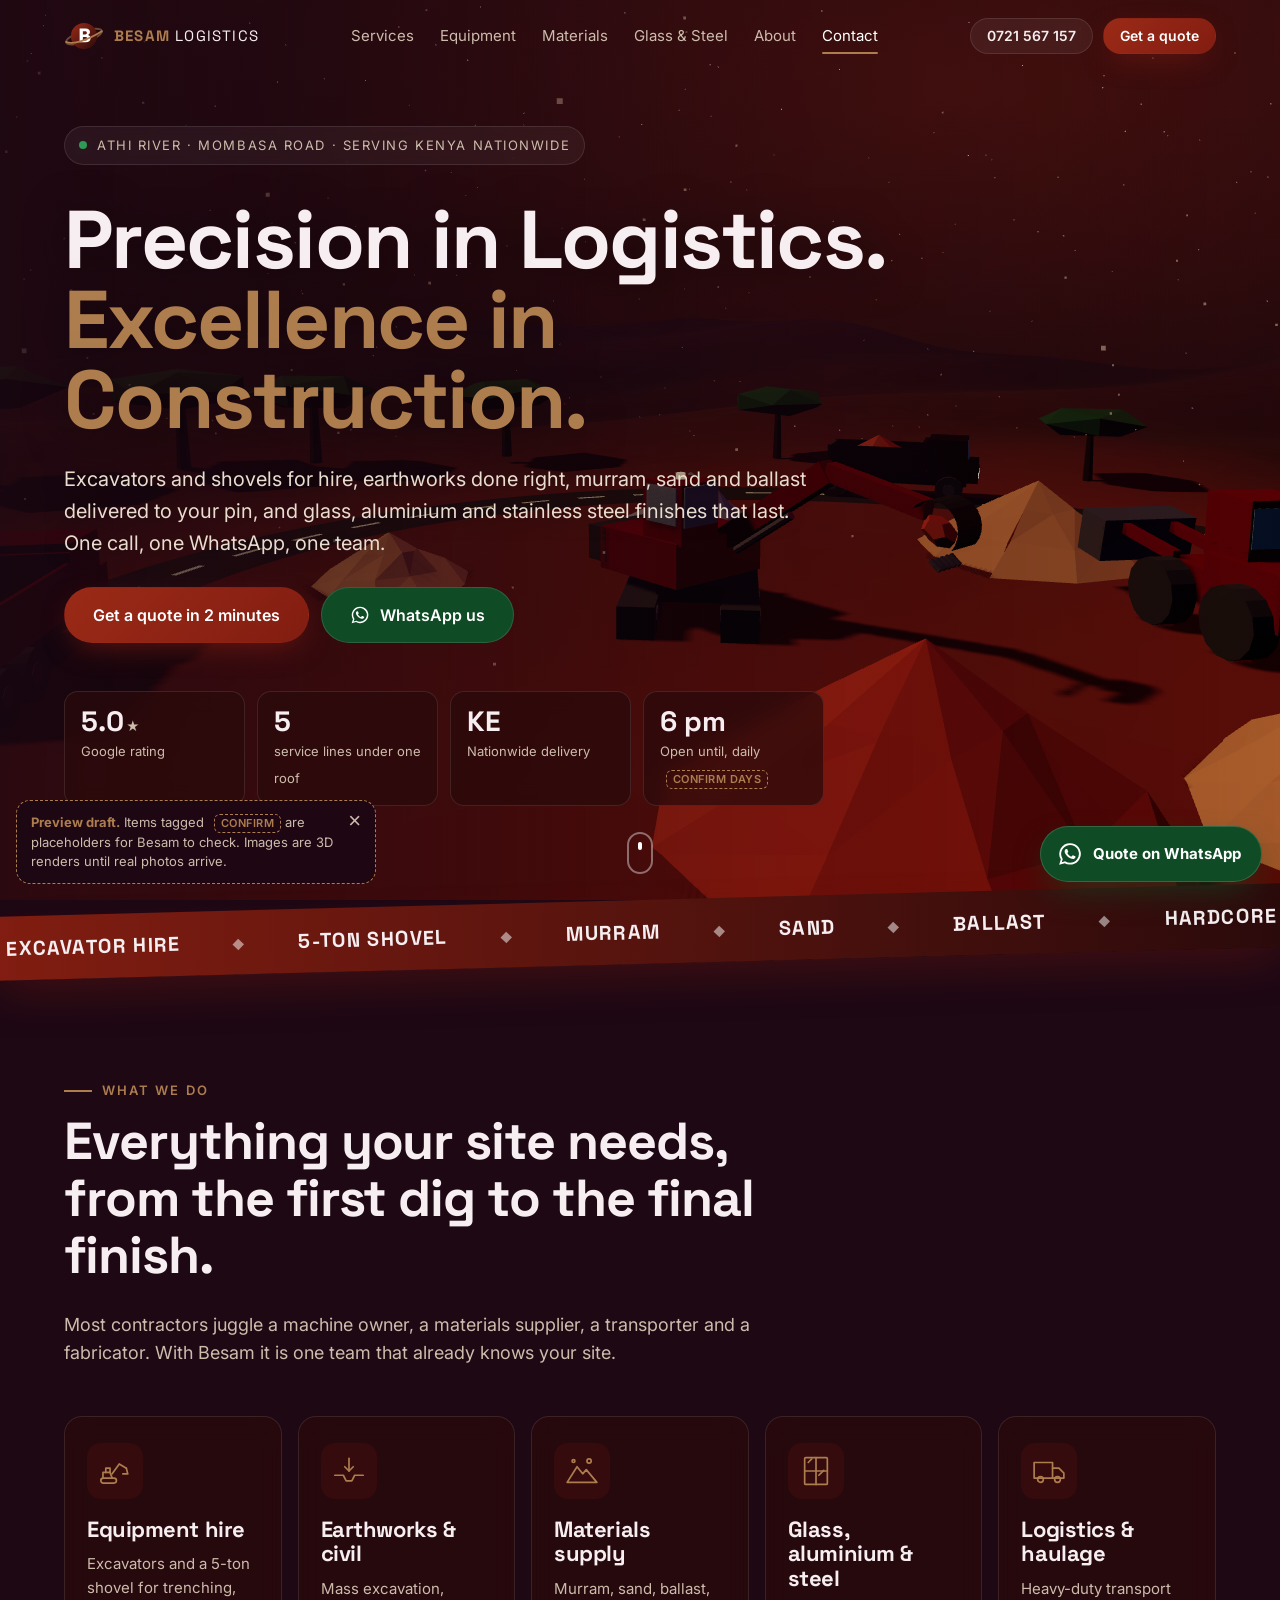
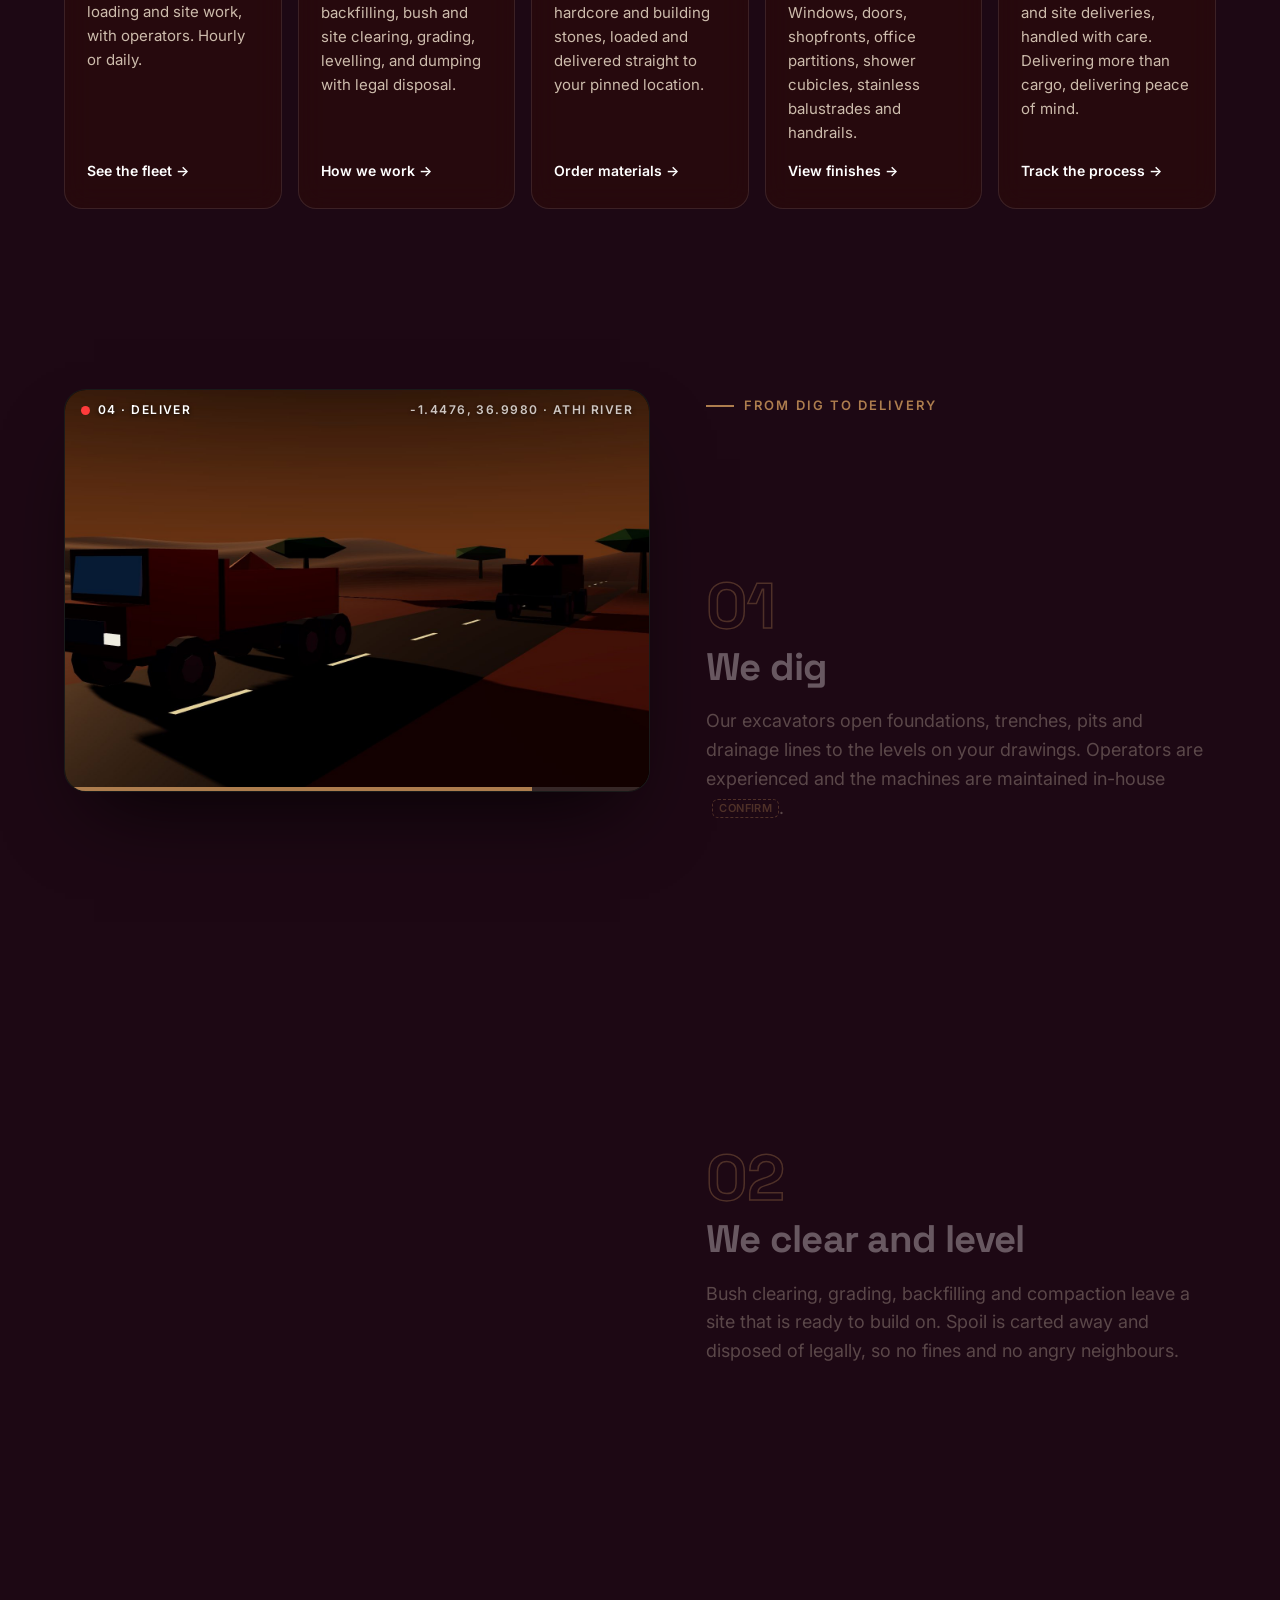
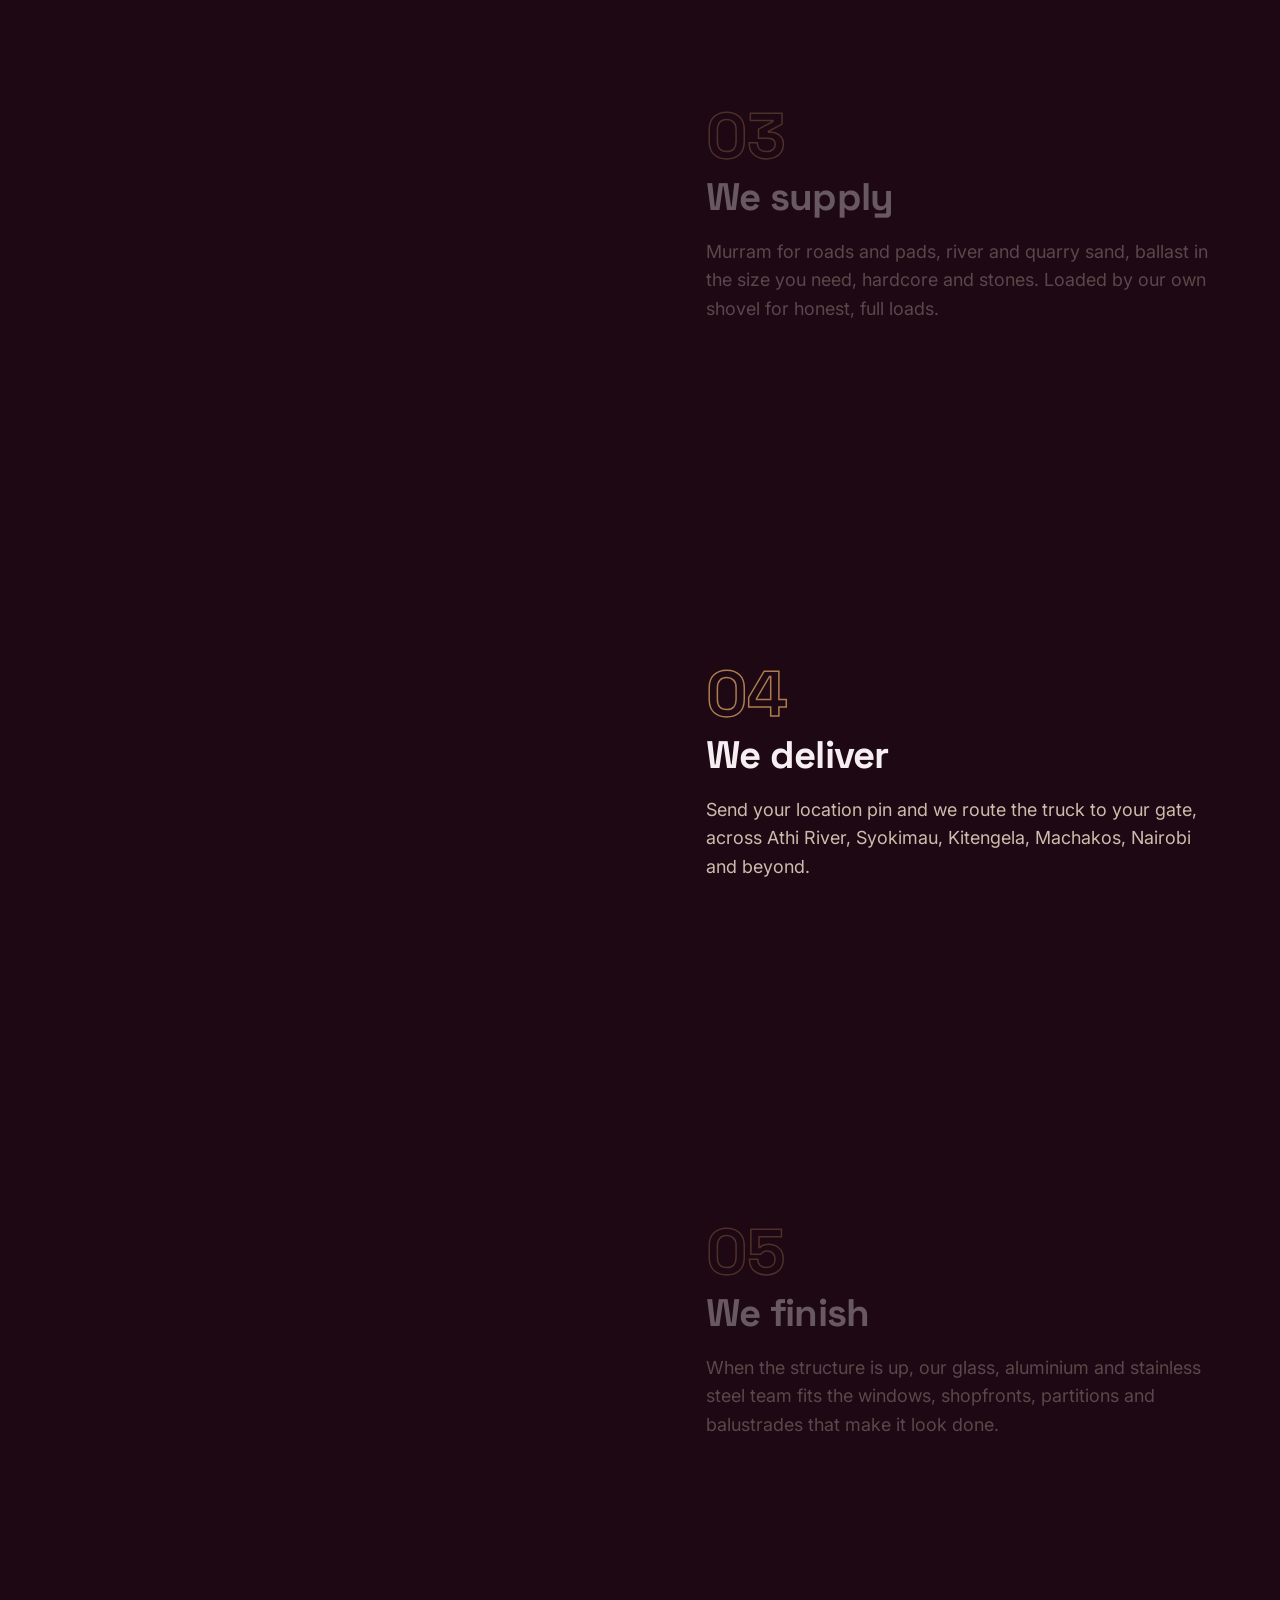
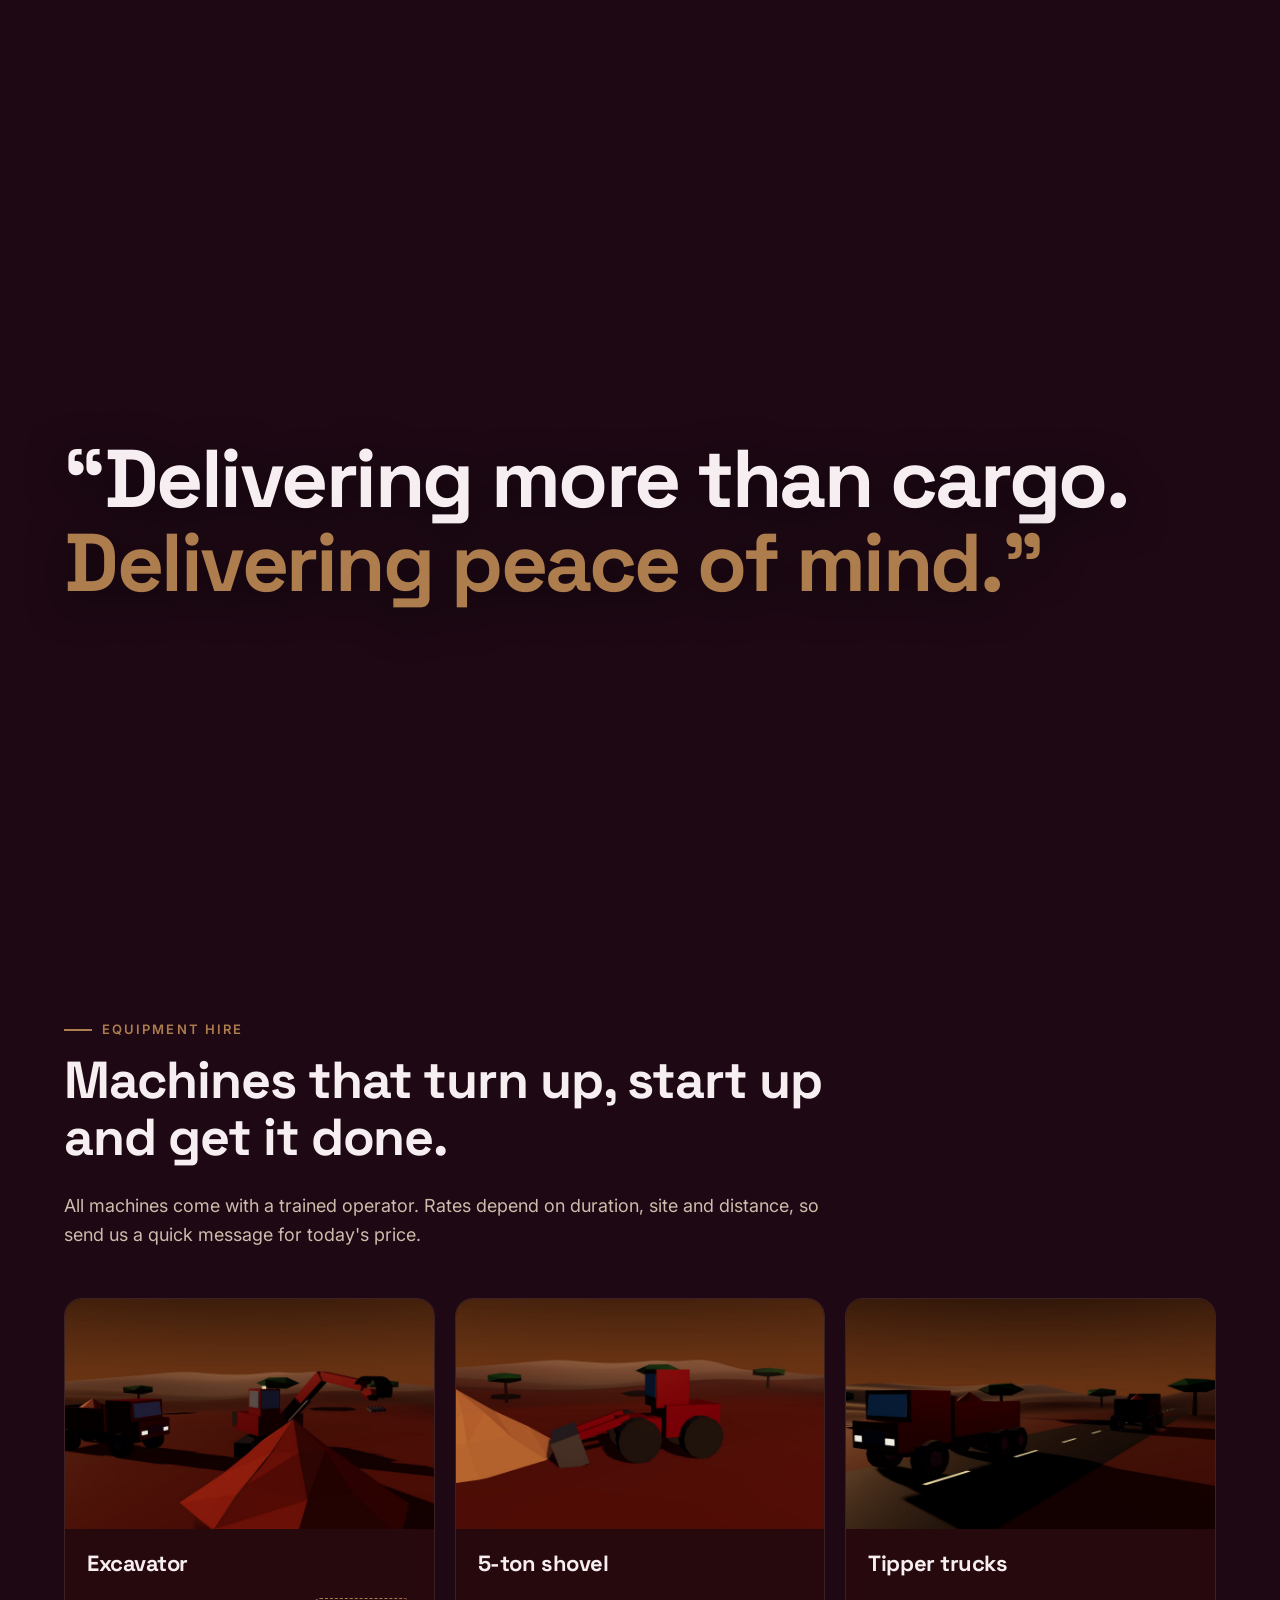
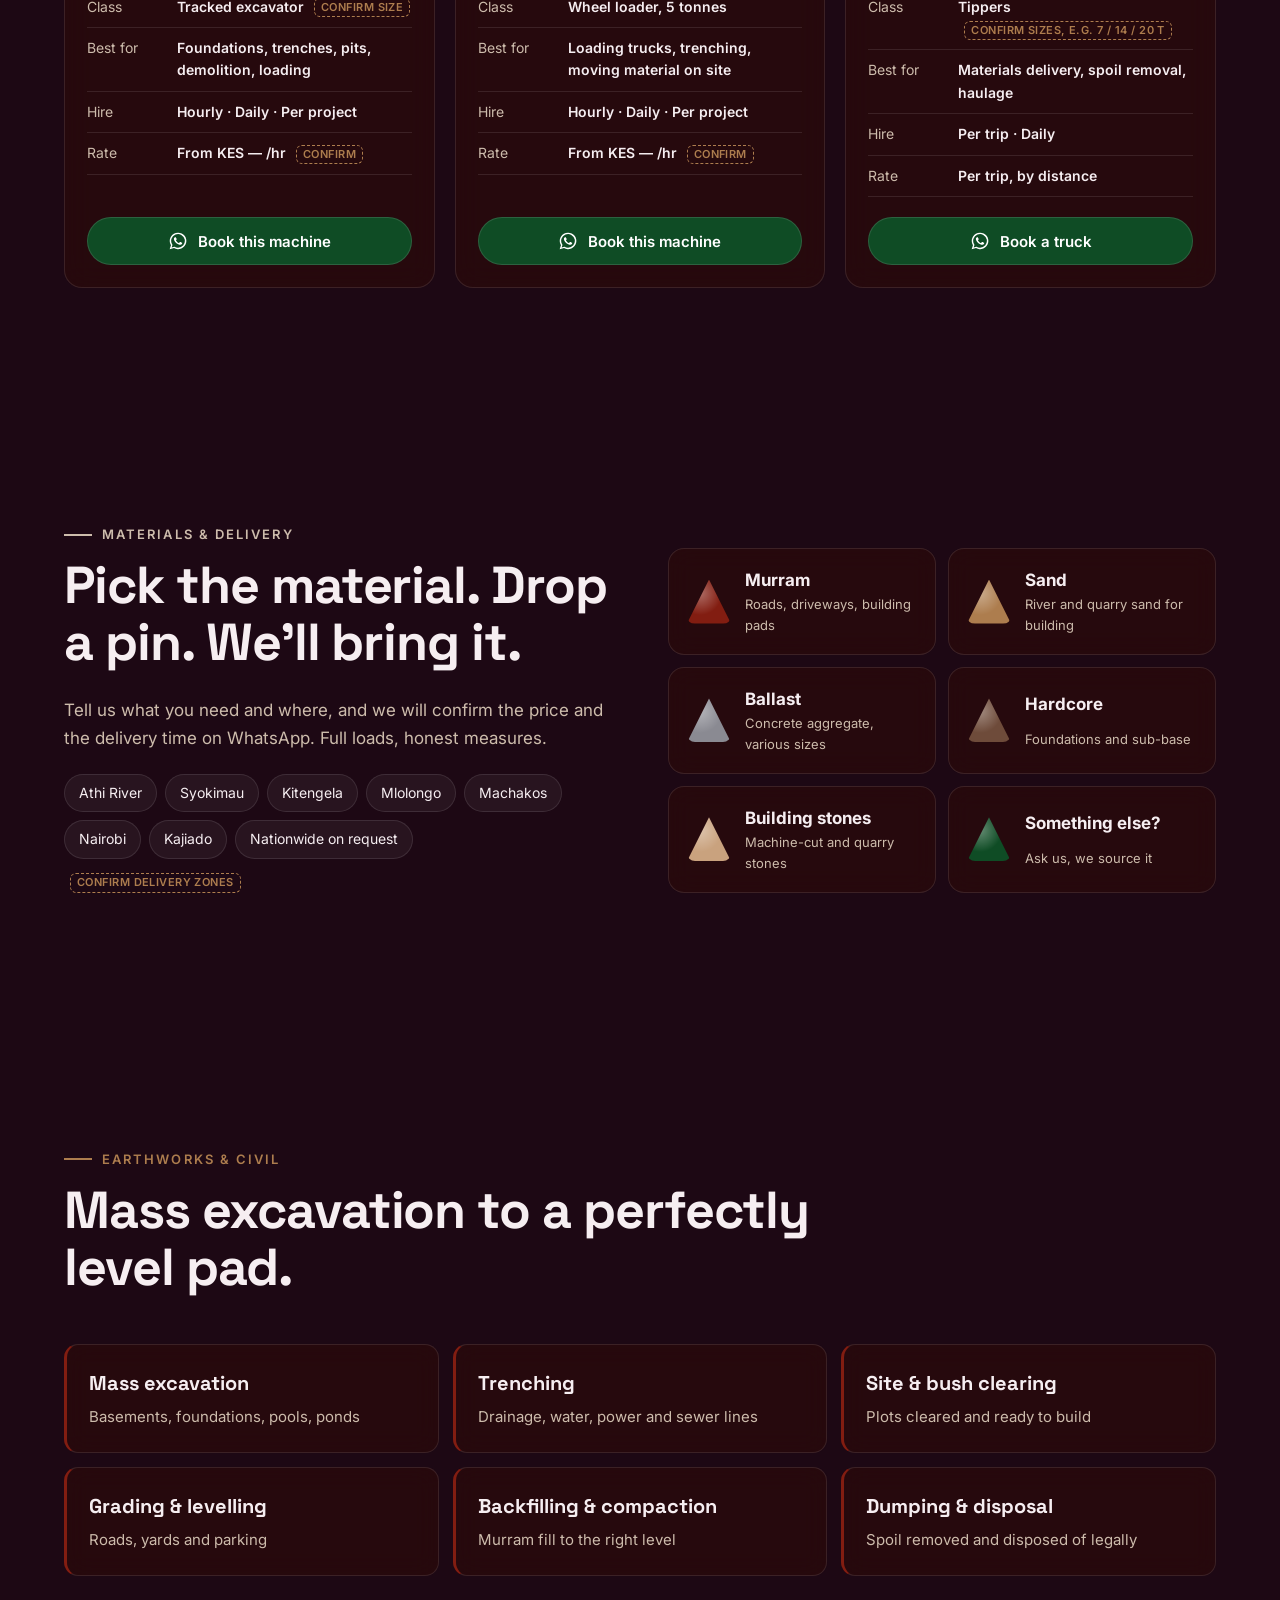
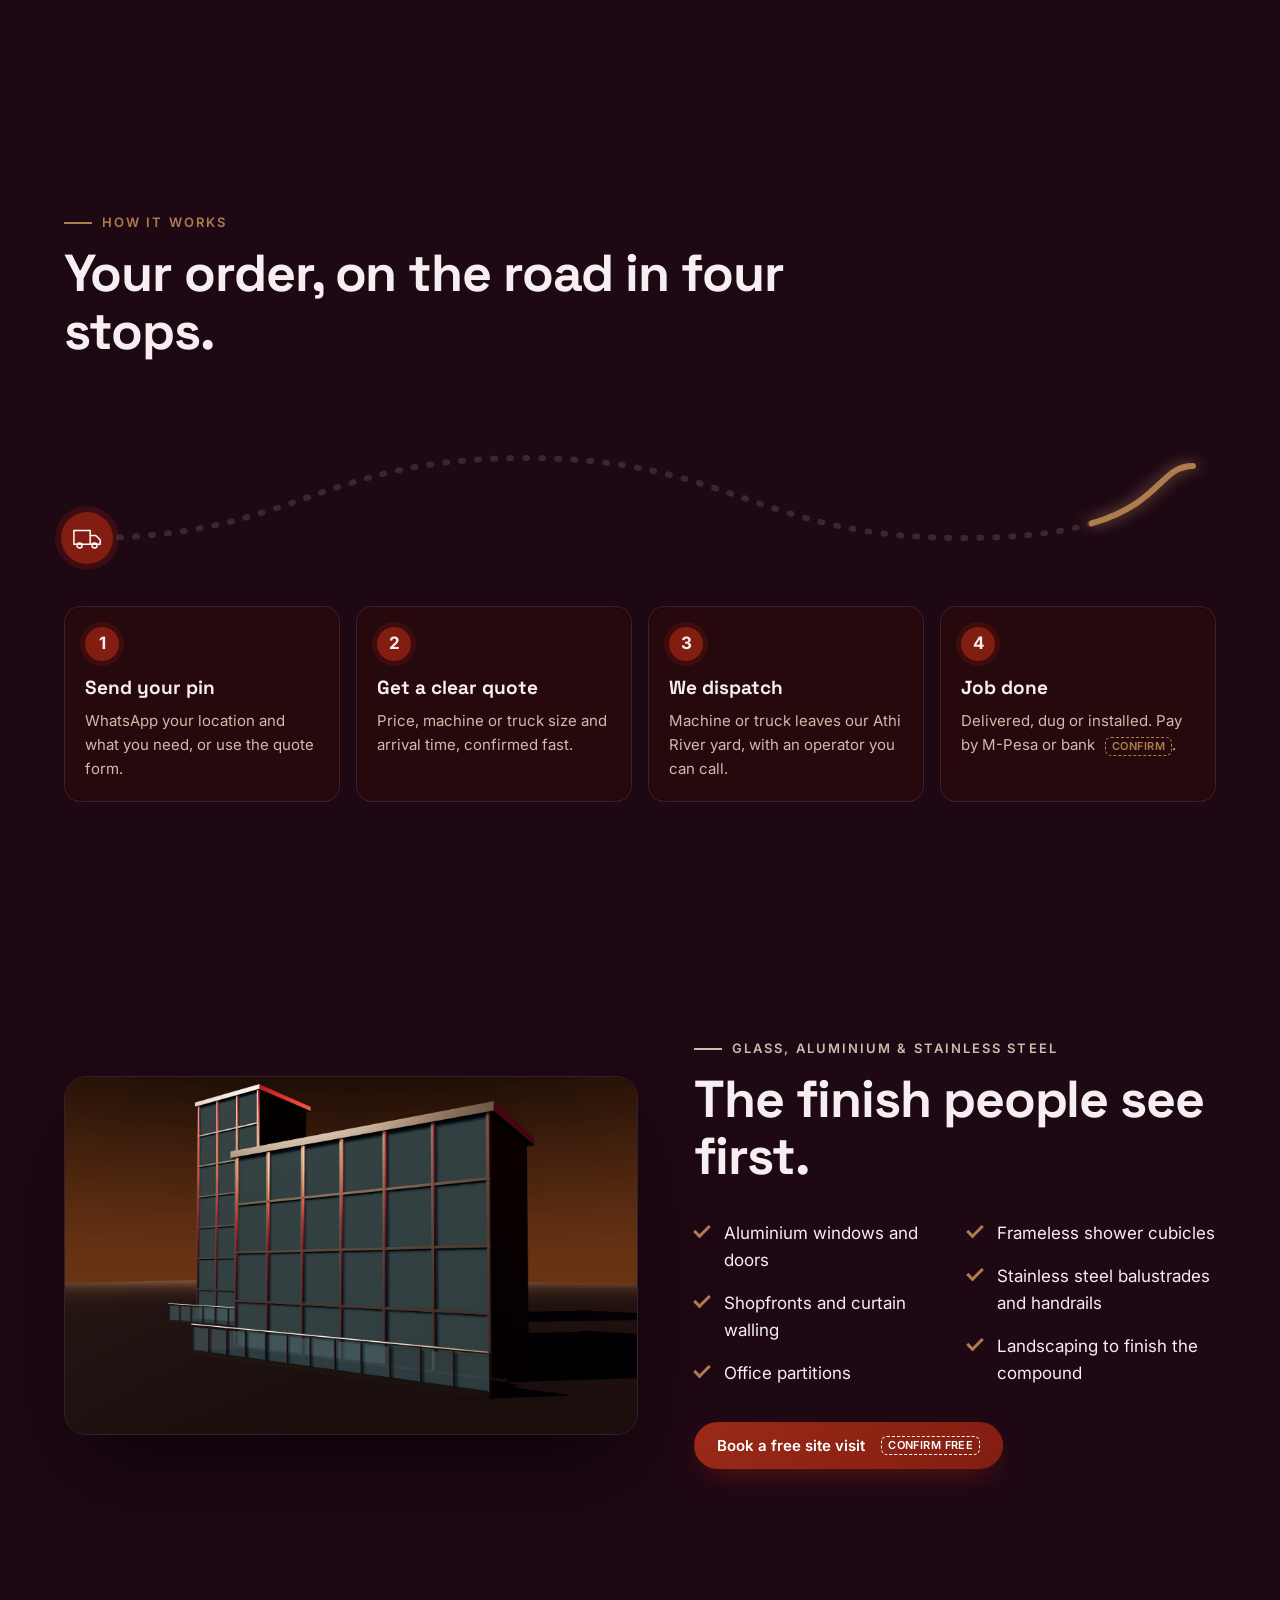
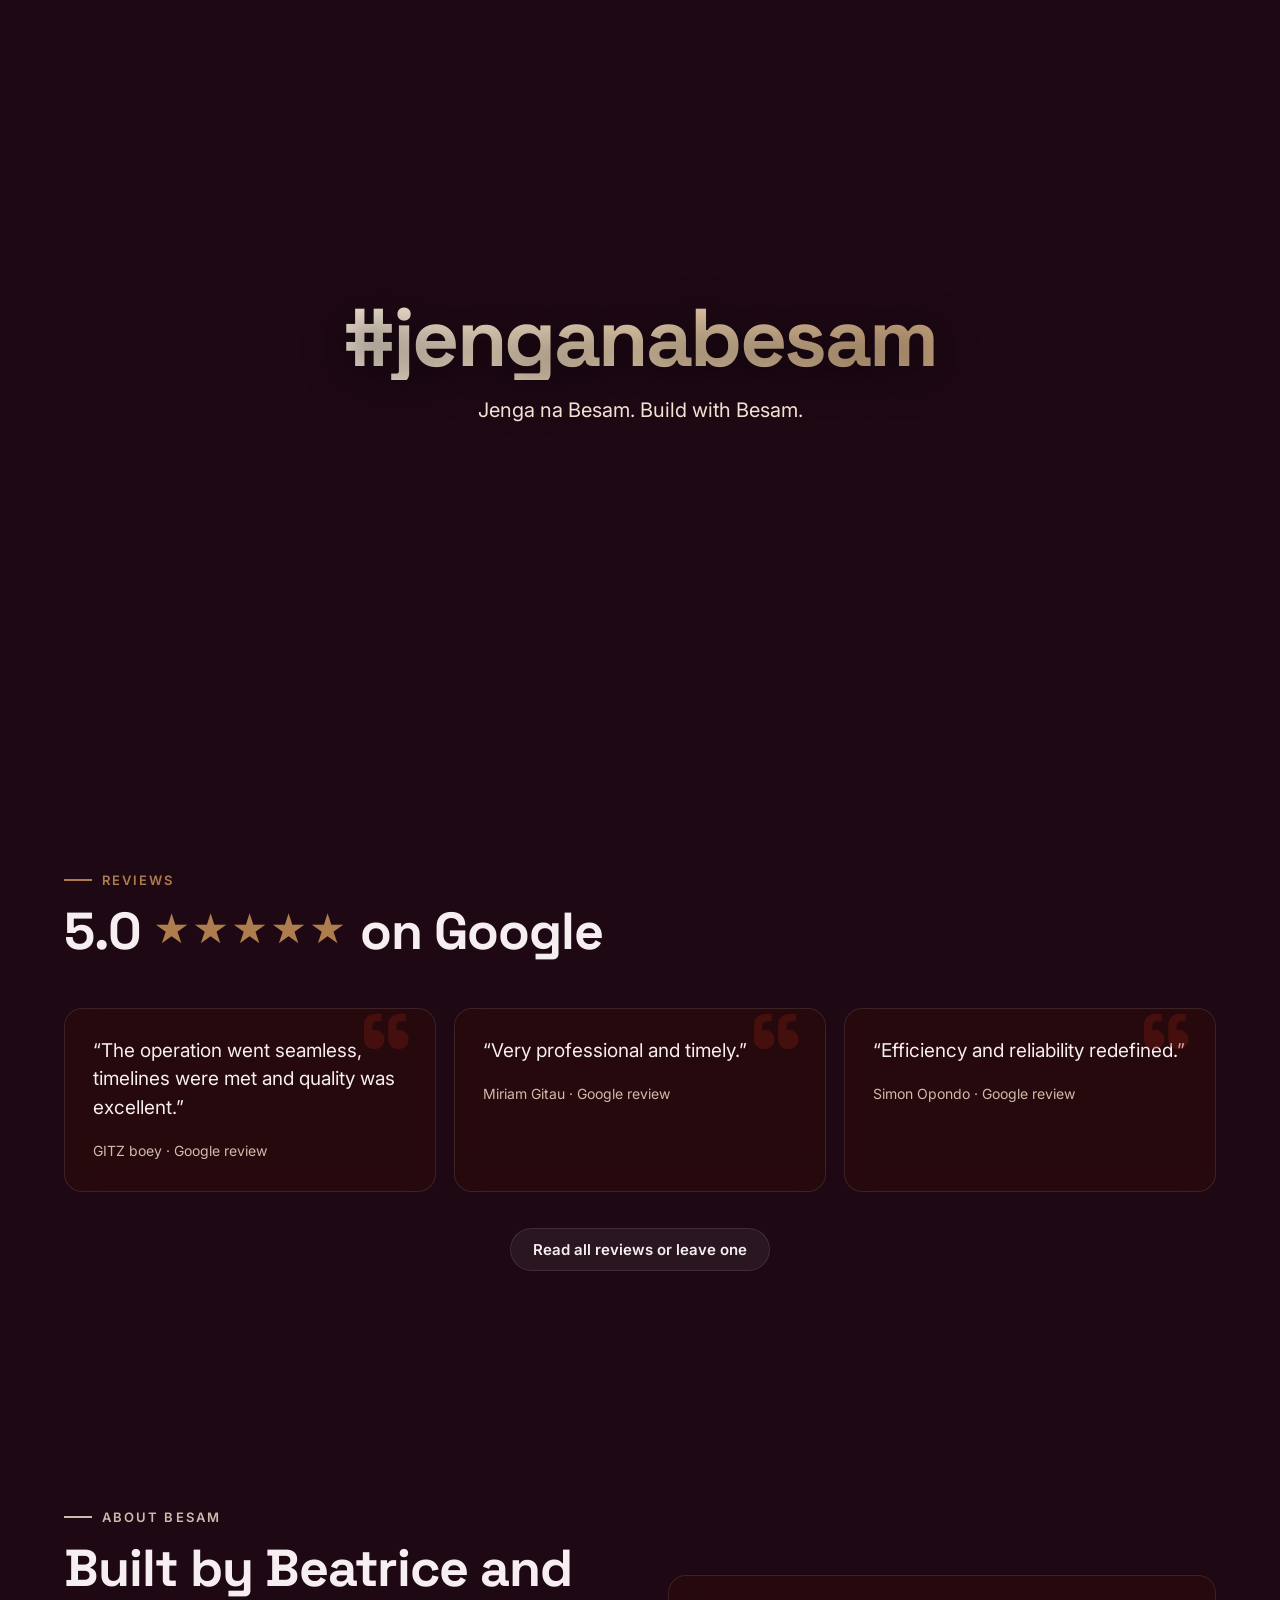
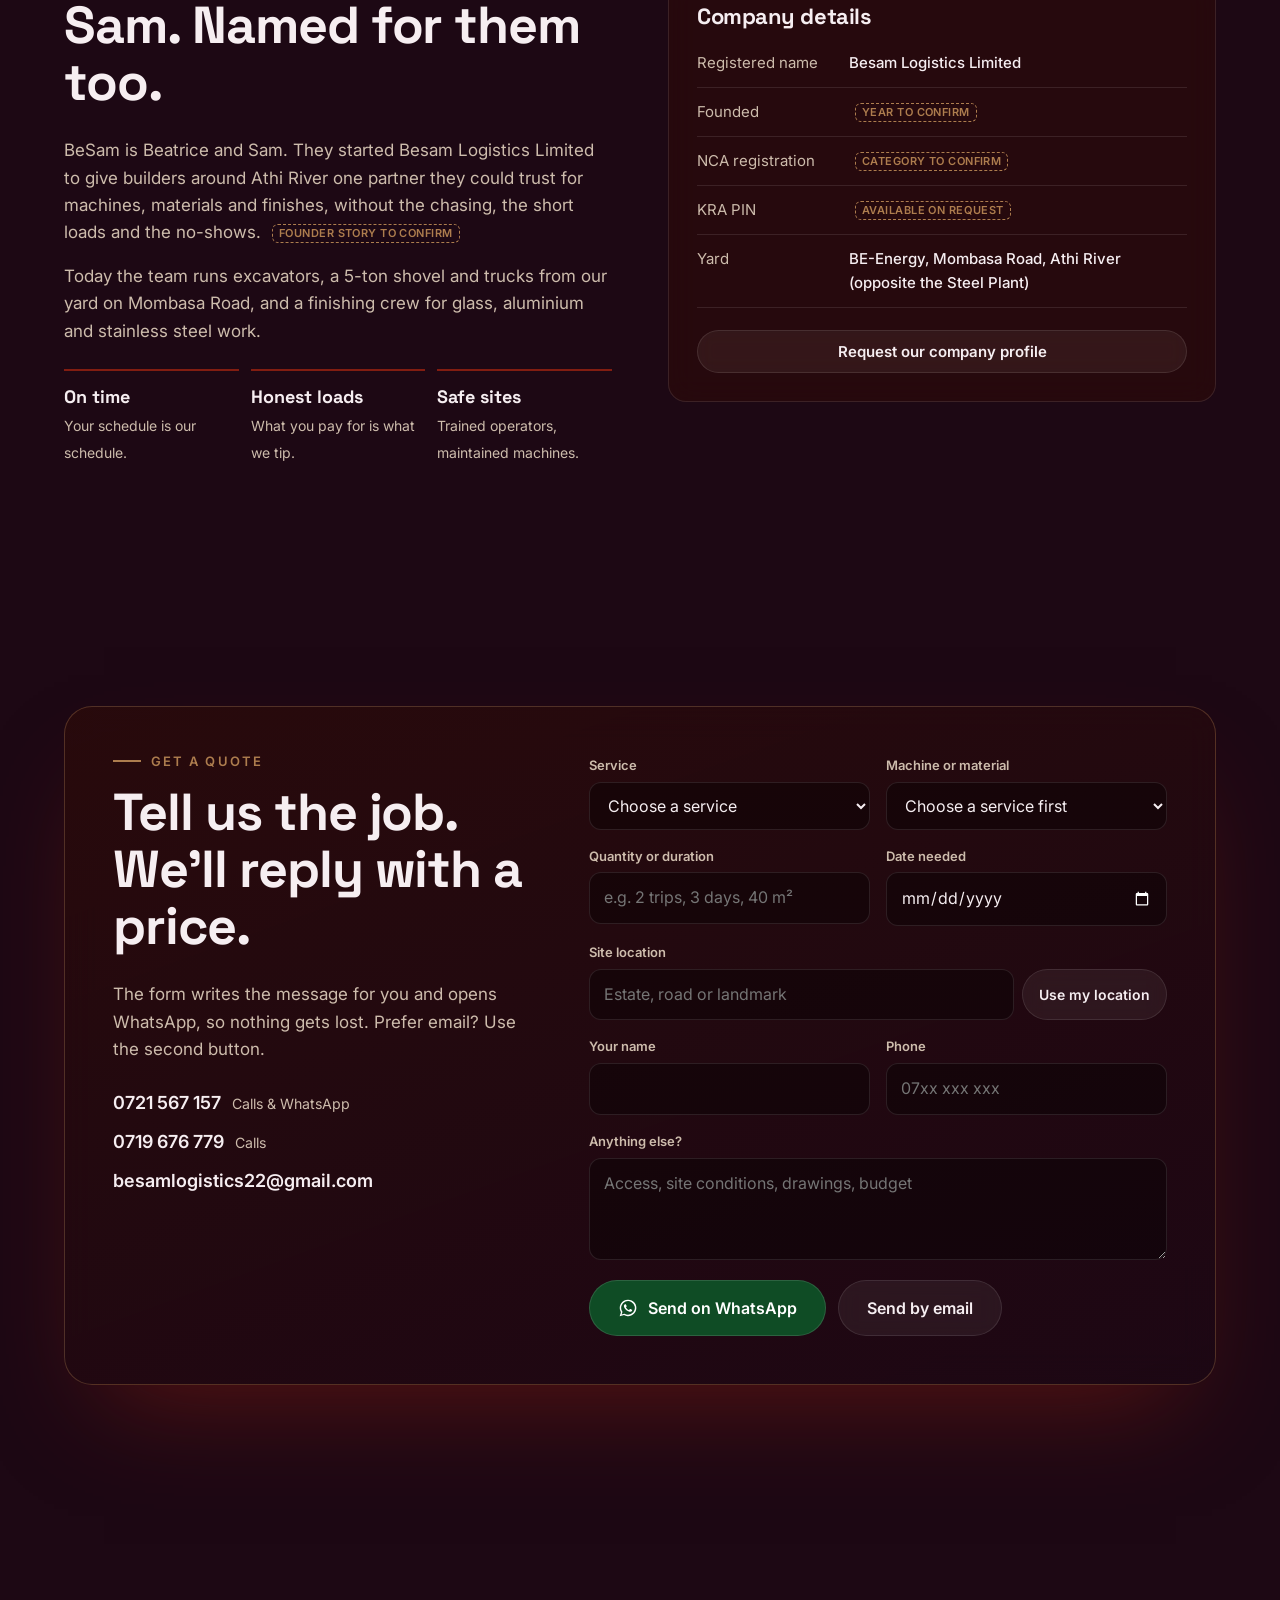
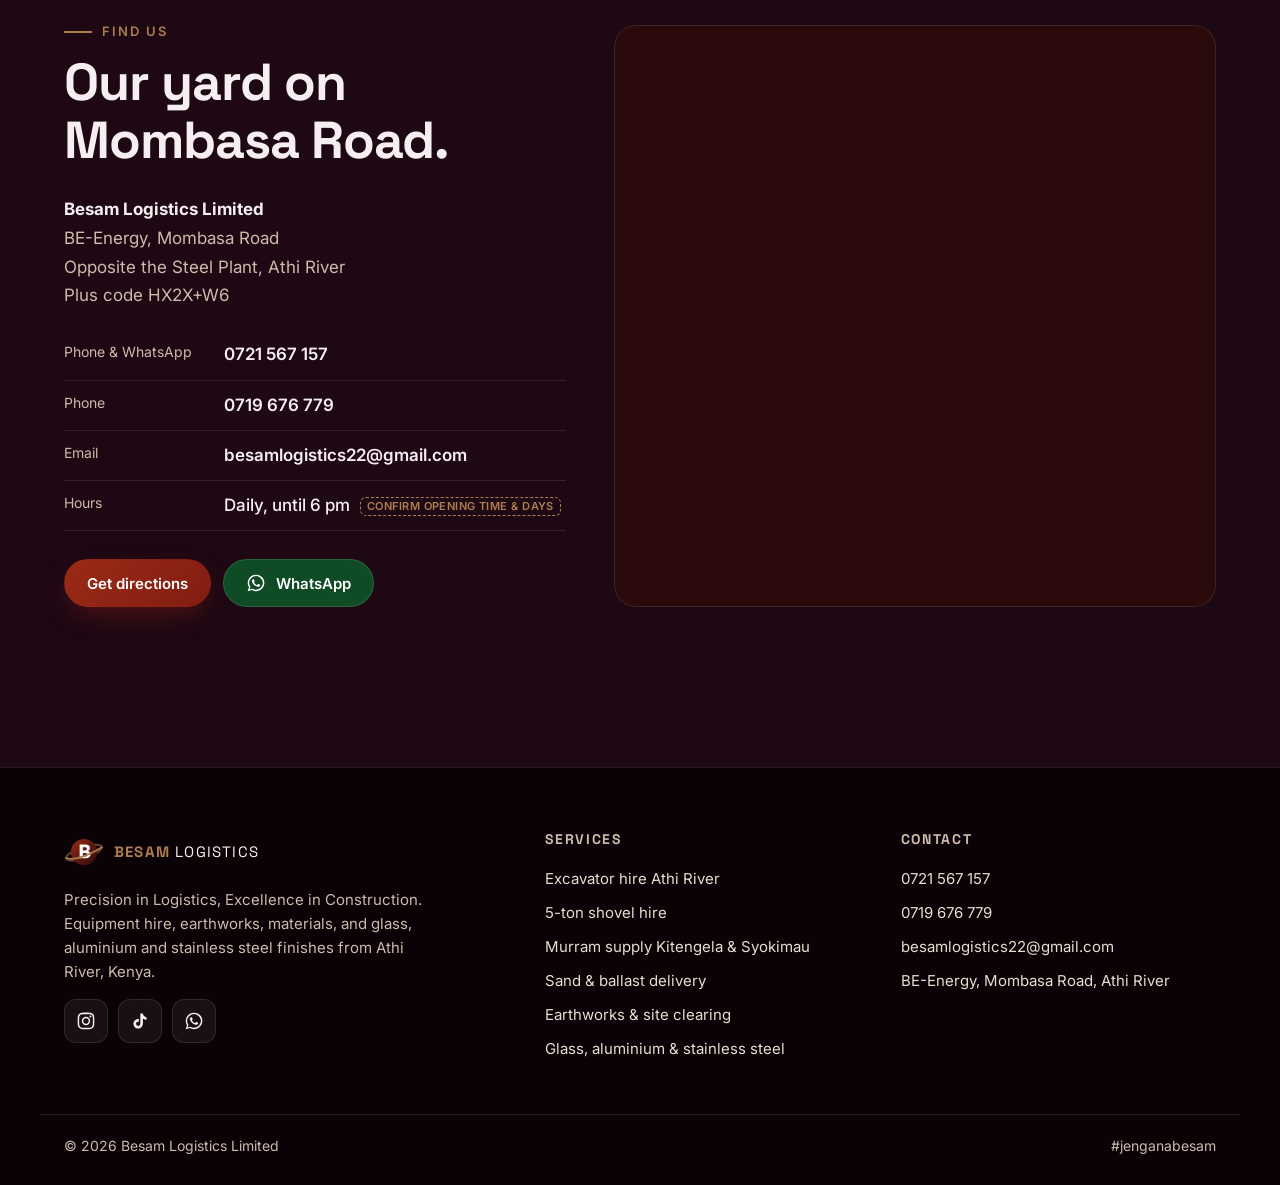
<file: index.html>
<!doctype html>
<html lang="en">
<head>
  <meta charset="utf-8">
  <meta name="viewport" content="width=device-width, initial-scale=1, viewport-fit=cover">
  <title>Besam Logistics | Excavator Hire, Murram &amp; Materials Delivery, Athi River</title>
  <meta name="description" content="Besam Logistics Limited, Athi River: excavator and 5-ton shovel hire, earthworks, murram, sand and ballast supply and delivery, glass, aluminium and stainless steel finishes. WhatsApp 0721 567 157 for a quote.">
  <meta name="theme-color" content="#1d0814">
  <link rel="canonical" href="https://besamlogistics.co.ke/">
  <meta property="og:type" content="website">
  <meta property="og:title" content="Besam Logistics | Precision in Logistics, Excellence in Construction">
  <meta property="og:description" content="Excavator hire, earthworks, murram, sand and ballast delivery, glass and aluminium works. Athi River, Mombasa Road. Serving clients nationwide.">
  <meta property="og:image" content="images/excavator.jpg">
  <link rel="icon" href="images/logo-mark.svg" type="image/svg+xml">
  <link rel="preconnect" href="https://fonts.googleapis.com">
  <link rel="preconnect" href="https://fonts.gstatic.com" crossorigin>
  <link href="https://fonts.googleapis.com/css2?family=Inter:wght@400;500;600;700&family=Space+Grotesk:wght@500;600;700&display=swap" rel="stylesheet">
  <link rel="stylesheet" href="css/style.css">
  <script type="application/ld+json">
  {
    "@context": "https://schema.org",
    "@type": "LocalBusiness",
    "name": "Besam Logistics Limited",
    "slogan": "Precision in Logistics, Excellence in Construction",
    "url": "https://besamlogistics.co.ke/",
    "image": "https://besamlogistics.co.ke/images/excavator.jpg",
    "telephone": "+254721567157",
    "email": "besamlogistics22@gmail.com",
    "address": {
      "@type": "PostalAddress",
      "streetAddress": "BE-Energy, Mombasa Road, opposite the Steel Plant",
      "addressLocality": "Athi River",
      "addressRegion": "Machakos County",
      "addressCountry": "KE"
    },
    "geo": { "@type": "GeoCoordinates", "latitude": -1.4476324, "longitude": 36.9980482 },
    "areaServed": "Kenya",
    "aggregateRating": { "@type": "AggregateRating", "ratingValue": "5.0", "reviewCount": "4" },
    "sameAs": [
      "https://www.instagram.com/besam.logistics/",
      "https://www.tiktok.com/@besam.logistics.ke"
    ]
  }
  </script>
</head>
<body class="show-draft">
  <canvas id="bg3d" aria-hidden="true"></canvas>
  <div class="bg-fallback" aria-hidden="true"></div>
  <div class="bg-shade" aria-hidden="true"></div>

  <a class="skip" href="#main">Skip to content</a>

  <!-- ============ Header ============ -->
  <header class="nav" id="nav">
    <a class="brand" href="#top" aria-label="Besam Logistics home">
      <img src="images/logo-mark.svg" alt="" width="40" height="40">
      <span><strong>BESAM</strong> LOGISTICS</span>
    </a>
    <nav class="nav-links" id="navLinks" aria-label="Main">
      <a href="#services">Services</a>
      <a href="#fleet">Equipment</a>
      <a href="#materials">Materials</a>
      <a href="#finishes">Glass &amp; Steel</a>
      <a href="#about">About</a>
      <a href="#contact">Contact</a>
    </nav>
    <div class="nav-cta">
      <a class="btn btn-ghost btn-sm hide-sm" href="tel:+254721567157">0721 567 157</a>
      <a class="btn btn-primary btn-sm" href="#quote">Get a quote</a>
      <button class="burger" id="burger" aria-label="Open menu" aria-expanded="false" aria-controls="navLinks"><span></span><span></span></button>
    </div>
  </header>

  <main id="main">
    <!-- ============ Hero ============ -->
    <section class="hero" id="top">
      <div class="wrap">
        <p class="eyebrow reveal"><span class="dot"></span> Athi River · Mombasa Road · Serving Kenya nationwide</p>
        <h1 class="hero-title reveal">
          <span>Precision in Logistics.</span>
          <span class="accent">Excellence in Construction.</span>
        </h1>
        <p class="hero-sub reveal">Excavators and shovels for hire, earthworks done right, murram, sand and ballast delivered to your pin, and glass, aluminium and stainless steel finishes that last. One call, one WhatsApp, one team.</p>
        <div class="hero-ctas reveal">
          <a class="btn btn-primary btn-lg" href="#quote">Get a quote in 2 minutes</a>
          <a class="btn btn-wa btn-lg" data-wa="Hello Besam Logistics, I'd like a quote." href="https://wa.me/254721567157" target="_blank" rel="noopener">
            <svg viewBox="0 0 24 24" aria-hidden="true"><use href="#i-wa"/></svg> WhatsApp us
          </a>
        </div>
        <ul class="hero-stats reveal" aria-label="Highlights">
          <li><b>5.0<span class="star">★</span></b><span>Google rating</span></li>
          <li><b>5</b><span>service lines under one roof</span></li>
          <li><b>KE</b><span>Nationwide delivery</span></li>
          <li><b>6 pm</b><span>Open until, daily <i class="tbc">confirm days</i></span></li>
        </ul>
      </div>
      <a class="scroll-hint" href="#services" aria-label="Scroll to services"><span></span></a>
    </section>

    <!-- ============ Ticker ============ -->
    <div class="ticker" aria-hidden="true">
      <div class="ticker-track">
        <span>Excavator hire</span><span>5-ton shovel</span><span>Murram</span><span>Sand</span><span>Ballast</span><span>Hardcore</span><span>Site clearing</span><span>Backfilling</span><span>Glass &amp; aluminium</span><span>Stainless balustrades</span><span>Heavy haulage</span><span>#jenganabesam</span>
        <span>Excavator hire</span><span>5-ton shovel</span><span>Murram</span><span>Sand</span><span>Ballast</span><span>Hardcore</span><span>Site clearing</span><span>Backfilling</span><span>Glass &amp; aluminium</span><span>Stainless balustrades</span><span>Heavy haulage</span><span>#jenganabesam</span>
      </div>
    </div>

    <!-- ============ Services ============ -->
    <section class="section" id="services">
      <div class="wrap">
        <div class="section-head reveal">
          <p class="kicker">What we do</p>
          <h2>Everything your site needs, from the first dig to the final finish.</h2>
          <p>Most contractors juggle a machine owner, a materials supplier, a transporter and a fabricator. With Besam it is one team that already knows your site.</p>
        </div>
        <div class="cards cards-5">
          <article class="card reveal" style="--d:0">
            <div class="card-ico"><svg viewBox="0 0 48 48"><use href="#i-excavator"/></svg></div>
            <h3>Equipment hire</h3>
            <p>Excavators and a 5-ton shovel for trenching, loading and site work, with operators. Hourly or daily.</p>
            <a class="card-link" href="#fleet">See the fleet →</a>
          </article>
          <article class="card reveal" style="--d:1">
            <div class="card-ico"><svg viewBox="0 0 48 48"><use href="#i-dig"/></svg></div>
            <h3>Earthworks &amp; civil</h3>
            <p>Mass excavation, backfilling, bush and site clearing, grading, levelling, and dumping with legal disposal.</p>
            <a class="card-link" href="#earthworks">How we work →</a>
          </article>
          <article class="card reveal" style="--d:2">
            <div class="card-ico"><svg viewBox="0 0 48 48"><use href="#i-pile"/></svg></div>
            <h3>Materials supply</h3>
            <p>Murram, sand, ballast, hardcore and building stones, loaded and delivered straight to your pinned location.</p>
            <a class="card-link" href="#materials">Order materials →</a>
          </article>
          <article class="card reveal" style="--d:3">
            <div class="card-ico"><svg viewBox="0 0 48 48"><use href="#i-glass"/></svg></div>
            <h3>Glass, aluminium &amp; steel</h3>
            <p>Windows, doors, shopfronts, office partitions, shower cubicles, stainless balustrades and handrails.</p>
            <a class="card-link" href="#finishes">View finishes →</a>
          </article>
          <article class="card reveal" style="--d:4">
            <div class="card-ico"><svg viewBox="0 0 48 48"><use href="#i-truck"/></svg></div>
            <h3>Logistics &amp; haulage</h3>
            <p>Heavy-duty transport and site deliveries, handled with care. Delivering more than cargo, delivering peace of mind.</p>
            <a class="card-link" href="#how">Track the process →</a>
          </article>
        </div>
      </div>
    </section>

    <!-- ============ Sticky image story ============ -->
    <section class="story" id="story" aria-label="From dig to delivery">
      <div class="wrap story-grid">
        <div class="story-media" aria-hidden="true">
          <div class="frame">
            <img src="images/excavator.jpg" alt="" class="is-active" data-step="0" loading="eager">
            <img src="images/earthworks.jpg" alt="" data-step="1" loading="lazy">
            <img src="images/materials.jpg" alt="" data-step="2" loading="lazy">
            <img src="images/truck.jpg" alt="" data-step="3" loading="lazy">
            <img src="images/glass.jpg" alt="" data-step="4" loading="lazy">
            <div class="frame-hud">
              <span class="rec"></span> <span id="hudLabel">01 · DIG</span>
              <span class="hud-coords">-1.4476, 36.9980 · ATHI RIVER</span>
            </div>
            <div class="frame-progress"><span id="storyBar"></span></div>
          </div>
        </div>
        <div class="story-steps">
          <p class="kicker">From dig to delivery</p>
          <div class="step" data-step="0" data-label="01 · DIG">
            <span class="step-n">01</span>
            <h3>We dig</h3>
            <p>Our excavators open foundations, trenches, pits and drainage lines to the levels on your drawings. Operators are experienced and the machines are maintained in-house <i class="tbc">confirm</i>.</p>
          </div>
          <div class="step" data-step="1" data-label="02 · CLEAR &amp; LEVEL">
            <span class="step-n">02</span>
            <h3>We clear and level</h3>
            <p>Bush clearing, grading, backfilling and compaction leave a site that is ready to build on. Spoil is carted away and disposed of legally, so no fines and no angry neighbours.</p>
          </div>
          <div class="step" data-step="2" data-label="03 · SUPPLY">
            <span class="step-n">03</span>
            <h3>We supply</h3>
            <p>Murram for roads and pads, river and quarry sand, ballast in the size you need, hardcore and stones. Loaded by our own shovel for honest, full loads.</p>
          </div>
          <div class="step" data-step="3" data-label="04 · DELIVER">
            <span class="step-n">04</span>
            <h3>We deliver</h3>
            <p>Send your location pin and we route the truck to your gate, across Athi River, Syokimau, Kitengela, Machakos, Nairobi and beyond.</p>
          </div>
          <div class="step" data-step="4" data-label="05 · FINISH">
            <span class="step-n">05</span>
            <h3>We finish</h3>
            <p>When the structure is up, our glass, aluminium and stainless steel team fits the windows, shopfronts, partitions and balustrades that make it look done.</p>
          </div>
        </div>
      </div>
    </section>

    <!-- ============ Parallax band 1 ============ -->
    <section class="band" aria-label="Our promise">
      <div class="band-img"><img src="images/truck.jpg" alt="" loading="lazy"></div>
      <div class="band-copy wrap">
        <p class="big-quote reveal">“Delivering more than cargo.<br><span class="accent">Delivering peace of mind.”</span></p>
      </div>
    </section>

    <!-- ============ Fleet ============ -->
    <section class="section" id="fleet">
      <div class="wrap">
        <div class="section-head reveal">
          <p class="kicker">Equipment hire</p>
          <h2>Machines that turn up, start up and get it done.</h2>
          <p>All machines come with a trained operator. Rates depend on duration, site and distance, so send us a quick message for today's price.</p>
        </div>
        <div class="fleet">
          <article class="machine reveal">
            <div class="machine-img"><img src="images/excavator.jpg" alt="Besam crimson excavator digging beside a murram pile" loading="lazy"></div>
            <div class="machine-body">
              <h3>Excavator</h3>
              <ul class="specs">
                <li><span>Class</span><b>Tracked excavator <i class="tbc">confirm size</i></b></li>
                <li><span>Best for</span><b>Foundations, trenches, pits, demolition, loading</b></li>
                <li><span>Hire</span><b>Hourly · Daily · Per project</b></li>
                <li><span>Rate</span><b>From KES — /hr <i class="tbc">confirm</i></b></li>
              </ul>
              <a class="btn btn-wa" data-wa="Hello Besam, I'd like to hire an EXCAVATOR. Site location: ___ Start date: ___ Duration: ___" href="https://wa.me/254721567157" target="_blank" rel="noopener"><svg viewBox="0 0 24 24" aria-hidden="true"><use href="#i-wa"/></svg> Book this machine</a>
            </div>
          </article>
          <article class="machine reveal">
            <div class="machine-img"><img src="images/loader.jpg" alt="Besam wheel loader shovel next to a sand pile" loading="lazy"></div>
            <div class="machine-body">
              <h3>5-ton shovel</h3>
              <ul class="specs">
                <li><span>Class</span><b>Wheel loader, 5 tonnes</b></li>
                <li><span>Best for</span><b>Loading trucks, trenching, moving material on site</b></li>
                <li><span>Hire</span><b>Hourly · Daily · Per project</b></li>
                <li><span>Rate</span><b>From KES — /hr <i class="tbc">confirm</i></b></li>
              </ul>
              <a class="btn btn-wa" data-wa="Hello Besam, I'd like to hire the 5-TON SHOVEL. Site location: ___ Start date: ___ Duration: ___" href="https://wa.me/254721567157" target="_blank" rel="noopener"><svg viewBox="0 0 24 24" aria-hidden="true"><use href="#i-wa"/></svg> Book this machine</a>
            </div>
          </article>
          <article class="machine reveal">
            <div class="machine-img"><img src="images/truck.jpg" alt="Besam tipper truck on the road with a murram load" loading="lazy"></div>
            <div class="machine-body">
              <h3>Tipper trucks</h3>
              <ul class="specs">
                <li><span>Class</span><b>Tippers <i class="tbc">confirm sizes, e.g. 7 / 14 / 20 t</i></b></li>
                <li><span>Best for</span><b>Materials delivery, spoil removal, haulage</b></li>
                <li><span>Hire</span><b>Per trip · Daily</b></li>
                <li><span>Rate</span><b>Per trip, by distance</b></li>
              </ul>
              <a class="btn btn-wa" data-wa="Hello Besam, I need a TIPPER TRUCK. Pickup: ___ Drop-off: ___ Date: ___" href="https://wa.me/254721567157" target="_blank" rel="noopener"><svg viewBox="0 0 24 24" aria-hidden="true"><use href="#i-wa"/></svg> Book a truck</a>
            </div>
          </article>
        </div>
      </div>
    </section>

    <!-- ============ Materials ============ -->
    <section class="section" id="materials">
      <div class="wrap split">
        <div class="reveal">
          <p class="kicker">Materials &amp; delivery</p>
          <h2>Pick the material. Drop a pin. We'll bring it.</h2>
          <p>Tell us what you need and where, and we will confirm the price and the delivery time on WhatsApp. Full loads, honest measures.</p>
          <div class="chips" role="list" aria-label="Delivery areas">
            <span role="listitem">Athi River</span><span role="listitem">Syokimau</span><span role="listitem">Kitengela</span><span role="listitem">Mlolongo</span><span role="listitem">Machakos</span><span role="listitem">Nairobi</span><span role="listitem">Kajiado</span><span role="listitem">Nationwide on request</span>
          </div>
          <p class="note"><i class="tbc">confirm delivery zones</i></p>
        </div>
        <div class="materials reveal">
          <button class="material" data-material="Murram" style="--c:#821d11">
            <span class="swatch"></span><b>Murram</b><small>Roads, driveways, building pads</small>
          </button>
          <button class="material" data-material="Sand" style="--c:#ad7d4e">
            <span class="swatch"></span><b>Sand</b><small>River and quarry sand for building</small>
          </button>
          <button class="material" data-material="Ballast" style="--c:#8a8a92">
            <span class="swatch"></span><b>Ballast</b><small>Concrete aggregate, various sizes</small>
          </button>
          <button class="material" data-material="Hardcore" style="--c:#6e4b3a">
            <span class="swatch"></span><b>Hardcore</b><small>Foundations and sub-base</small>
          </button>
          <button class="material" data-material="Building stones" style="--c:#c9a27e">
            <span class="swatch"></span><b>Building stones</b><small>Machine-cut and quarry stones</small>
          </button>
          <button class="material" data-material="Other material" style="--c:#0f4c25">
            <span class="swatch"></span><b>Something else?</b><small>Ask us, we source it</small>
          </button>
        </div>
      </div>
    </section>

    <!-- ============ Earthworks / how it works route ============ -->
    <section class="section" id="earthworks">
      <div class="wrap">
        <div class="section-head reveal">
          <p class="kicker">Earthworks &amp; civil</p>
          <h2>Mass excavation to a perfectly level pad.</h2>
        </div>
        <div class="tiles">
          <div class="tile reveal"><b>Mass excavation</b><span>Basements, foundations, pools, ponds</span></div>
          <div class="tile reveal"><b>Trenching</b><span>Drainage, water, power and sewer lines</span></div>
          <div class="tile reveal"><b>Site &amp; bush clearing</b><span>Plots cleared and ready to build</span></div>
          <div class="tile reveal"><b>Grading &amp; levelling</b><span>Roads, yards and parking</span></div>
          <div class="tile reveal"><b>Backfilling &amp; compaction</b><span>Murram fill to the right level</span></div>
          <div class="tile reveal"><b>Dumping &amp; disposal</b><span>Spoil removed and disposed of legally</span></div>
        </div>
      </div>
    </section>

    <section class="section route-section" id="how">
      <div class="wrap">
        <div class="section-head reveal">
          <p class="kicker">How it works</p>
          <h2>Your order, on the road in four stops.</h2>
        </div>
        <div class="route" id="route">
          <svg class="route-line" viewBox="0 0 1000 200" preserveAspectRatio="none" aria-hidden="true">
            <path id="routePath" d="M20,150 C200,150 220,50 400,50 S600,150 780,150 S940,60 980,60" />
            <path id="routeDone" d="M20,150 C200,150 220,50 400,50 S600,150 780,150 S940,60 980,60" />
          </svg>
          <div class="route-truck" id="routeTruck" aria-hidden="true"><svg viewBox="0 0 48 48"><use href="#i-truck"/></svg></div>
          <ol class="stops">
            <li class="stop"><span class="pin">1</span><b>Send your pin</b><span>WhatsApp your location and what you need, or use the quote form.</span></li>
            <li class="stop"><span class="pin">2</span><b>Get a clear quote</b><span>Price, machine or truck size and arrival time, confirmed fast.</span></li>
            <li class="stop"><span class="pin">3</span><b>We dispatch</b><span>Machine or truck leaves our Athi River yard, with an operator you can call.</span></li>
            <li class="stop"><span class="pin">4</span><b>Job done</b><span>Delivered, dug or installed. Pay by M-Pesa or bank <i class="tbc">confirm</i>.</span></li>
          </ol>
        </div>
      </div>
    </section>

    <!-- ============ Finishes ============ -->
    <section class="section" id="finishes">
      <div class="wrap split split-rev">
        <div class="finishes-img reveal">
          <img src="images/glass.jpg" alt="Glass and aluminium curtain wall with a stainless steel and glass balustrade" loading="lazy">
        </div>
        <div class="reveal">
          <p class="kicker">Glass, aluminium &amp; stainless steel</p>
          <h2>The finish people see first.</h2>
          <ul class="ticks">
            <li>Aluminium windows and doors</li>
            <li>Shopfronts and curtain walling</li>
            <li>Office partitions</li>
            <li>Frameless shower cubicles</li>
            <li>Stainless steel balustrades and handrails</li>
            <li>Landscaping to finish the compound</li>
          </ul>
          <a class="btn btn-primary" data-wa="Hello Besam, I'd like a SITE VISIT for glass / aluminium / stainless steel work. Location: ___ What we need: ___" href="https://wa.me/254721567157" target="_blank" rel="noopener">Book a free site visit <i class="tbc light">confirm free</i></a>
        </div>
      </div>
    </section>

    <!-- ============ Parallax band 2 ============ -->
    <section class="band band-planet" aria-label="Build with Besam">
      <div class="band-img"><img src="images/planet.jpg" alt="" loading="lazy"></div>
      <div class="band-copy wrap center">
        <p class="big-quote reveal">#jenganabesam</p>
        <p class="band-sub reveal">Jenga na Besam. Build with Besam.</p>
      </div>
    </section>

    <!-- ============ Reviews ============ -->
    <section class="section" id="reviews">
      <div class="wrap">
        <div class="section-head reveal">
          <p class="kicker">Reviews</p>
          <h2><span class="rating">5.0 <span class="stars" aria-label="5 out of 5 stars">★★★★★</span></span> on Google</h2>
        </div>
        <div class="reviews">
          <figure class="review reveal">
            <blockquote>“The operation went seamless, timelines were met and quality was excellent.”</blockquote>
            <figcaption>GITZ boey · Google review</figcaption>
          </figure>
          <figure class="review reveal">
            <blockquote>“Very professional and timely.”</blockquote>
            <figcaption>Miriam Gitau · Google review</figcaption>
          </figure>
          <figure class="review reveal">
            <blockquote>“Efficiency and reliability redefined.”</blockquote>
            <figcaption>Simon Opondo · Google review</figcaption>
          </figure>
        </div>
        <div class="center reveal">
          <a class="btn btn-ghost" href="https://www.google.com/maps/place/Besam+Logistics+Limited/@-1.4476324,36.9980482,17z" target="_blank" rel="noopener">Read all reviews or leave one</a>
        </div>
      </div>
    </section>

    <!-- ============ About ============ -->
    <section class="section" id="about">
      <div class="wrap split">
        <div class="reveal">
          <p class="kicker">About Besam</p>
          <h2>Built by Beatrice and Sam. Named for them too.</h2>
          <p>BeSam is Beatrice and Sam. They started Besam Logistics Limited to give builders around Athi River one partner they could trust for machines, materials and finishes, without the chasing, the short loads and the no-shows. <i class="tbc">founder story to confirm</i></p>
          <p>Today the team runs excavators, a 5-ton shovel and trucks from our yard on Mombasa Road, and a finishing crew for glass, aluminium and stainless steel work.</p>
          <div class="values">
            <div><b>On time</b><span>Your schedule is our schedule.</span></div>
            <div><b>Honest loads</b><span>What you pay for is what we tip.</span></div>
            <div><b>Safe sites</b><span>Trained operators, maintained machines.</span></div>
          </div>
        </div>
        <div class="about-panel reveal">
          <h3>Company details</h3>
          <dl>
            <div><dt>Registered name</dt><dd>Besam Logistics Limited</dd></div>
            <div><dt>Founded</dt><dd><i class="tbc">year to confirm</i></dd></div>
            <div><dt>NCA registration</dt><dd><i class="tbc">category to confirm</i></dd></div>
            <div><dt>KRA PIN</dt><dd><i class="tbc">available on request</i></dd></div>
            <div><dt>Yard</dt><dd>BE-Energy, Mombasa Road, Athi River (opposite the Steel Plant)</dd></div>
          </dl>
          <a class="btn btn-ghost btn-block" href="#quote">Request our company profile</a>
        </div>
      </div>
    </section>

    <!-- ============ Quote form ============ -->
    <section class="section" id="quote">
      <div class="wrap">
        <div class="quote-card reveal">
          <div class="quote-intro">
            <p class="kicker">Get a quote</p>
            <h2>Tell us the job. We'll reply with a price.</h2>
            <p>The form writes the message for you and opens WhatsApp, so nothing gets lost. Prefer email? Use the second button.</p>
            <ul class="contact-mini">
              <li><a href="tel:+254721567157">0721 567 157</a> <small>Calls &amp; WhatsApp</small></li>
              <li><a href="tel:+254719676779">0719 676 779</a> <small>Calls</small></li>
              <li><a href="mailto:besamlogistics22@gmail.com">besamlogistics22@gmail.com</a></li>
            </ul>
          </div>
          <form class="quote-form" id="quoteForm" novalidate>
            <div class="field">
              <label for="q-service">Service</label>
              <select id="q-service" name="service" required>
                <option value="">Choose a service</option>
                <option>Equipment hire</option>
                <option>Materials supply &amp; delivery</option>
                <option>Earthworks</option>
                <option>Glass &amp; aluminium</option>
                <option>Stainless steel</option>
                <option>Transport &amp; haulage</option>
              </select>
            </div>
            <div class="field">
              <label for="q-item">Machine or material</label>
              <select id="q-item" name="item"><option value="">Choose a service first</option></select>
            </div>
            <div class="field">
              <label for="q-qty">Quantity or duration</label>
              <input id="q-qty" name="qty" placeholder="e.g. 2 trips, 3 days, 40 m²">
            </div>
            <div class="field">
              <label for="q-date">Date needed</label>
              <input id="q-date" name="date" type="date">
            </div>
            <div class="field full">
              <label for="q-loc">Site location</label>
              <div class="with-btn">
                <input id="q-loc" name="location" placeholder="Estate, road or landmark" required>
                <button type="button" class="btn btn-ghost btn-sm" id="pinBtn">Use my location</button>
              </div>
            </div>
            <div class="field">
              <label for="q-name">Your name</label>
              <input id="q-name" name="name" autocomplete="name" required>
            </div>
            <div class="field">
              <label for="q-phone">Phone</label>
              <input id="q-phone" name="phone" type="tel" autocomplete="tel" placeholder="07xx xxx xxx" required>
            </div>
            <div class="field full">
              <label for="q-notes">Anything else?</label>
              <textarea id="q-notes" name="notes" rows="3" placeholder="Access, site conditions, drawings, budget"></textarea>
            </div>
            <p class="form-error full" id="formError" role="alert" hidden></p>
            <div class="form-actions full">
              <button class="btn btn-wa btn-lg" type="submit" data-channel="wa"><svg viewBox="0 0 24 24" aria-hidden="true"><use href="#i-wa"/></svg> Send on WhatsApp</button>
              <button class="btn btn-ghost btn-lg" type="submit" data-channel="email">Send by email</button>
            </div>
          </form>
        </div>
      </div>
    </section>

    <!-- ============ Contact ============ -->
    <section class="section" id="contact">
      <div class="wrap contact-grid">
        <div class="reveal">
          <p class="kicker">Find us</p>
          <h2>Our yard on Mombasa Road.</h2>
          <address>
            <b>Besam Logistics Limited</b><br>
            BE-Energy, Mombasa Road<br>
            Opposite the Steel Plant, Athi River<br>
            Plus code HX2X+W6
          </address>
          <ul class="contact-list">
            <li><span>Phone &amp; WhatsApp</span><a href="tel:+254721567157">0721 567 157</a></li>
            <li><span>Phone</span><a href="tel:+254719676779">0719 676 779</a></li>
            <li><span>Email</span><a href="mailto:besamlogistics22@gmail.com">besamlogistics22@gmail.com</a></li>
            <li><span>Hours</span><b>Daily, until 6 pm <i class="tbc">confirm opening time &amp; days</i></b></li>
          </ul>
          <div class="hero-ctas">
            <a class="btn btn-primary" href="https://www.google.com/maps/dir/?api=1&destination=-1.4476324,36.9980482" target="_blank" rel="noopener">Get directions</a>
            <a class="btn btn-wa" data-wa="Hello Besam Logistics!" href="https://wa.me/254721567157" target="_blank" rel="noopener"><svg viewBox="0 0 24 24" aria-hidden="true"><use href="#i-wa"/></svg> WhatsApp</a>
          </div>
        </div>
        <div class="map reveal">
          <iframe title="Map to Besam Logistics, Athi River" loading="lazy" referrerpolicy="no-referrer-when-downgrade"
            src="https://maps.google.com/maps?q=-1.4476324,36.9980482&z=16&output=embed"></iframe>
        </div>
      </div>
    </section>
  </main>

  <!-- ============ Footer ============ -->
  <footer class="footer">
    <div class="wrap footer-grid">
      <div>
        <a class="brand" href="#top"><img src="images/logo-mark.svg" alt="" width="40" height="40"><span><strong>BESAM</strong> LOGISTICS</span></a>
        <p>Precision in Logistics, Excellence in Construction. Equipment hire, earthworks, materials, and glass, aluminium and stainless steel finishes from Athi River, Kenya.</p>
        <div class="socials">
          <a href="https://www.instagram.com/besam.logistics/" target="_blank" rel="noopener" aria-label="Instagram"><svg viewBox="0 0 24 24"><use href="#i-ig"/></svg></a>
          <a href="https://www.tiktok.com/@besam.logistics.ke" target="_blank" rel="noopener" aria-label="TikTok"><svg viewBox="0 0 24 24"><use href="#i-tt"/></svg></a>
          <a href="https://wa.me/254721567157" target="_blank" rel="noopener" aria-label="WhatsApp"><svg viewBox="0 0 24 24"><use href="#i-wa"/></svg></a>
        </div>
      </div>
      <div>
        <h4>Services</h4>
        <a href="#fleet">Excavator hire Athi River</a>
        <a href="#fleet">5-ton shovel hire</a>
        <a href="#materials">Murram supply Kitengela &amp; Syokimau</a>
        <a href="#materials">Sand &amp; ballast delivery</a>
        <a href="#earthworks">Earthworks &amp; site clearing</a>
        <a href="#finishes">Glass, aluminium &amp; stainless steel</a>
      </div>
      <div>
        <h4>Contact</h4>
        <a href="tel:+254721567157">0721 567 157</a>
        <a href="tel:+254719676779">0719 676 779</a>
        <a href="mailto:besamlogistics22@gmail.com">besamlogistics22@gmail.com</a>
        <span>BE-Energy, Mombasa Road, Athi River</span>
      </div>
    </div>
    <div class="wrap footer-base">
      <span>© <span id="year">2026</span> Besam Logistics Limited</span>
      <span>#jenganabesam</span>
    </div>
  </footer>

  <!-- Floating WhatsApp -->
  <a class="wa-float" id="waFloat" data-wa="Hello Besam Logistics, I'd like a quote." href="https://wa.me/254721567157" target="_blank" rel="noopener" aria-label="Chat on WhatsApp">
    <svg viewBox="0 0 24 24" aria-hidden="true"><use href="#i-wa"/></svg>
    <span>Quote on WhatsApp</span>
  </a>

  <!-- Draft notice: remove the show-draft class on <body> to hide all "confirm" tags -->
  <div class="draft-note" id="draftNote">
    <b>Preview draft.</b> <span class="draft-more">Items tagged <i class="tbc">confirm</i> are placeholders for Besam to check. Images are 3D renders until real photos arrive.</span>
    <button type="button" id="draftClose" aria-label="Hide notice">×</button>
  </div>

  <!-- Icon sprite -->
  <svg width="0" height="0" style="position:absolute" aria-hidden="true">
    <symbol id="i-wa" viewBox="0 0 24 24"><path fill="currentColor" d="M12.04 2a9.9 9.9 0 0 0-8.5 14.95L2 22l5.2-1.5A9.9 9.9 0 1 0 12.04 2Zm0 18.1c-1.5 0-2.97-.4-4.25-1.17l-.3-.18-3.08.9.92-3-.2-.31a8.2 8.2 0 1 1 6.9 3.76Zm4.5-6.14c-.25-.12-1.46-.72-1.69-.8-.23-.08-.39-.12-.55.12-.16.25-.63.8-.78.96-.14.17-.29.19-.53.06-.25-.12-1.04-.38-1.98-1.22a7.4 7.4 0 0 1-1.37-1.7c-.14-.25 0-.38.11-.5.11-.11.25-.29.37-.43.12-.15.16-.25.25-.41.08-.17.04-.31-.02-.43-.06-.13-.55-1.33-.76-1.82-.2-.48-.4-.41-.55-.42h-.47a.9.9 0 0 0-.66.31c-.22.25-.86.84-.86 2.05 0 1.2.88 2.37 1 2.53.12.17 1.73 2.64 4.2 3.7.58.25 1.04.4 1.4.52.59.18 1.12.16 1.54.1.47-.07 1.46-.6 1.66-1.17.21-.58.21-1.07.15-1.17-.06-.1-.22-.17-.47-.29Z"/></symbol>
    <symbol id="i-ig" viewBox="0 0 24 24"><path fill="currentColor" d="M12 7a5 5 0 1 0 0 10 5 5 0 0 0 0-10Zm0 8.2a3.2 3.2 0 1 1 0-6.4 3.2 3.2 0 0 1 0 6.4ZM17.3 5.5a1.2 1.2 0 1 0 0 2.4 1.2 1.2 0 0 0 0-2.4ZM21.9 7.8c-.1-1.6-.4-3-1.6-4.2-1.2-1.2-2.6-1.5-4.2-1.6-1.6-.1-6.6-.1-8.2 0-1.6.1-3 .4-4.2 1.6C2.5 4.8 2.2 6.2 2.1 7.8c-.1 1.6-.1 6.6 0 8.2.1 1.6.4 3 1.6 4.2 1.2 1.2 2.6 1.5 4.2 1.6 1.6.1 6.6.1 8.2 0 1.6-.1 3-.4 4.2-1.6 1.2-1.2 1.5-2.6 1.6-4.2.1-1.6.1-6.6 0-8.2Zm-2.1 10a3.3 3.3 0 0 1-1.9 1.9c-1.3.5-4.4.4-5.9.4s-4.6.1-5.9-.4a3.3 3.3 0 0 1-1.9-1.9c-.5-1.3-.4-4.4-.4-5.8s-.1-4.6.4-5.9a3.3 3.3 0 0 1 1.9-1.9c1.3-.5 4.4-.4 5.9-.4s4.6-.1 5.9.4a3.3 3.3 0 0 1 1.9 1.9c.5 1.3.4 4.4.4 5.9s.1 4.5-.4 5.8Z"/></symbol>
    <symbol id="i-tt" viewBox="0 0 24 24"><path fill="currentColor" d="M16.6 5.8A4.3 4.3 0 0 1 15.5 3h-3.1v12.4a2.6 2.6 0 1 1-2.6-2.6c.3 0 .5 0 .8.1V9.7a5.7 5.7 0 1 0 4.9 5.7V9.1a7.3 7.3 0 0 0 4.3 1.4V7.4a4.3 4.3 0 0 1-3.2-1.6Z"/></symbol>
    <symbol id="i-excavator" viewBox="0 0 48 48"><g fill="none" stroke="currentColor" stroke-width="2.4" stroke-linecap="round" stroke-linejoin="round"><rect x="4" y="34" width="22" height="7" rx="3.5"/><path d="M7 34v-8h10l3 8"/><path d="M11 26v-6h6v6"/><path d="M20 28l10-14 10 6"/><path d="M40 20l2 8h-7"/></g></symbol>
    <symbol id="i-dig" viewBox="0 0 48 48"><g fill="none" stroke="currentColor" stroke-width="2.4" stroke-linecap="round" stroke-linejoin="round"><path d="M4 30h12l4 8h8l4-8h12"/><path d="M24 6v18"/><path d="M18 18l6 6 6-6"/></g></symbol>
    <symbol id="i-pile" viewBox="0 0 48 48"><g fill="none" stroke="currentColor" stroke-width="2.4" stroke-linecap="round" stroke-linejoin="round"><path d="M3 40 17 18l8 10 5-6 15 18Z"/><circle cx="34" cy="10" r="3"/><circle cx="12" cy="10" r="2"/></g></symbol>
    <symbol id="i-glass" viewBox="0 0 48 48"><g fill="none" stroke="currentColor" stroke-width="2.4" stroke-linecap="round" stroke-linejoin="round"><rect x="8" y="5" width="32" height="38" rx="1.5"/><path d="M24 5v38M8 24h32"/><path d="M13 12l5-5M28 30l7-7"/></g></symbol>
    <symbol id="i-truck" viewBox="0 0 48 48"><g fill="none" stroke="currentColor" stroke-width="2.4" stroke-linecap="round" stroke-linejoin="round"><path d="M3 12h26v22H3z"/><path d="M29 20h9l7 7v7H29"/><circle cx="12" cy="36" r="4"/><circle cx="36" cy="36" r="4"/></g></symbol>
  </svg>

  <script type="module" src="js/main.js"></script>
</body>
</html>
</file>
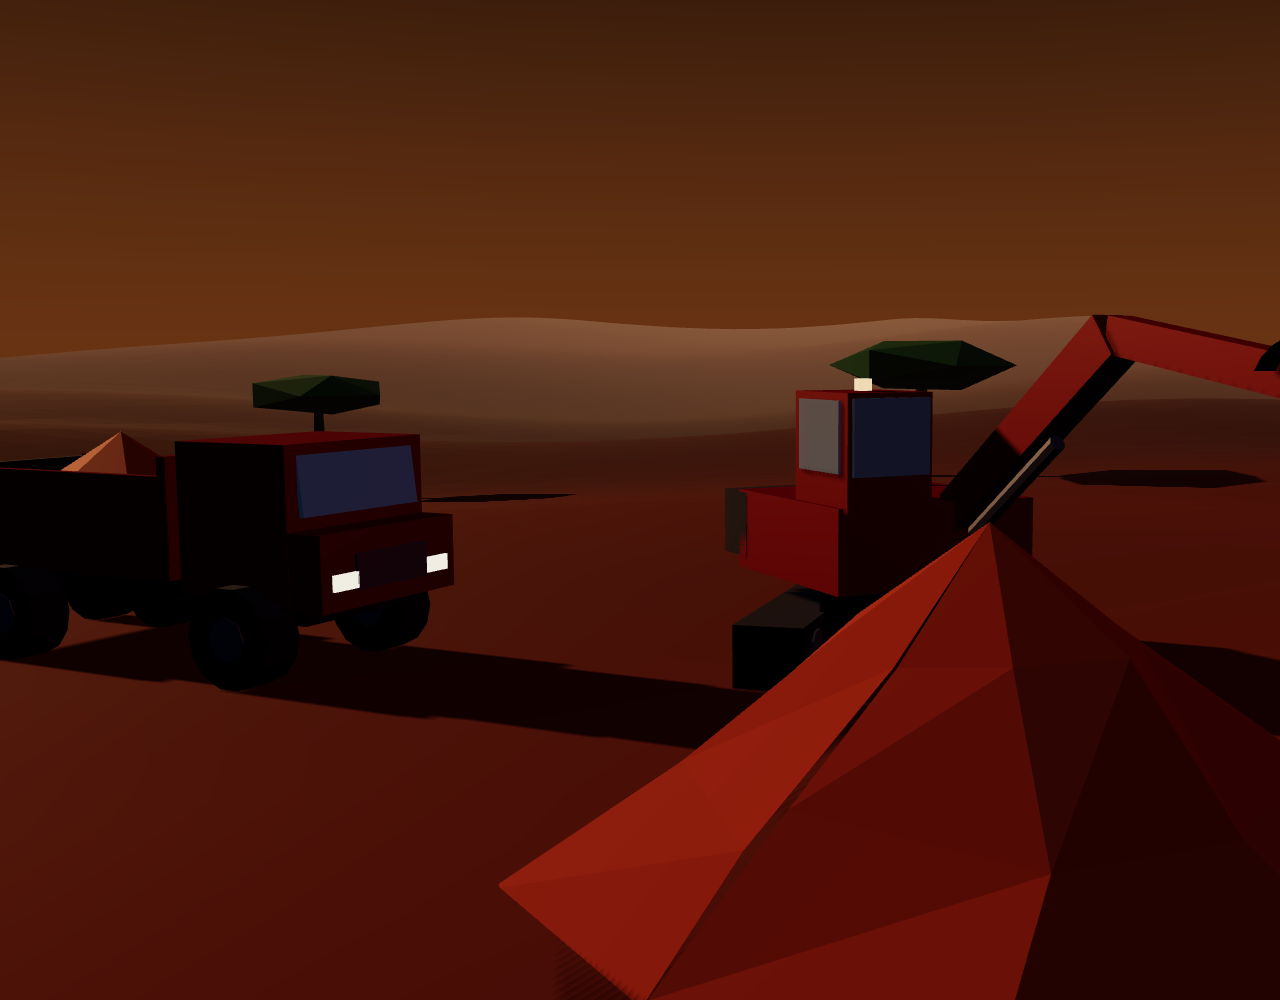
<file: tools/shots.html>
<!doctype html>
<html><head><meta charset="utf-8"><title>Besam render shots</title>
<style>html,body{margin:0;background:#000}canvas{display:block}</style></head>
<body><script type="module" src="./shots.js"></script></body></html>
</file>
<file: css/style.css>
/* Besam Logistics palette: plum #1d0814, rust #821d11, sand #ad7d4e, forest green #0f4c25, maroon-brown #2a0a0b. */
:root {
  --crimson: #821d11;
  --crimson-hi: #ad7d4e;
  --maroon: #2a0a0b;
  --ink: #1d0814;
  --ink-2: #2a0a0b;
  --green: #0f4c25;
  --sand: #ad7d4e;
  --rust: #821d11;
  --panel: rgba(42, 10, 11, 0.74);
  --panel-solid: #2a0a0b;
  --line: rgba(255, 255, 255, 0.1);
  --text: #f6eef1;
  --muted: #cdbcac;
  --murram: #ad7d4e;
  --amber: #ad7d4e;
  --wa: #0f4c25;
  --radius: 18px;
  --wrap: 1200px;
  --nav-h: 72px;
  --font: 'Inter', system-ui, -apple-system, 'Segoe UI', Roboto, sans-serif;
  --display: 'Space Grotesk', 'Inter', system-ui, sans-serif;
  color-scheme: dark;
}

*, *::before, *::after { box-sizing: border-box; }
html { overflow-x: clip; scroll-behavior: smooth; scroll-padding-top: calc(var(--nav-h) + 12px); -webkit-text-size-adjust: 100%; }
body {
  margin: 0;
  font-family: var(--font);
  font-size: 17px;
  line-height: 1.6;
  color: var(--text);
  background: var(--ink);
  overflow-x: clip;
}
img { max-width: 100%; display: block; }
a { color: inherit; }
h1, h2, h3, h4 { font-family: var(--display); line-height: 1.1; margin: 0 0 0.5em; letter-spacing: -0.02em; }
h2 { font-size: clamp(30px, 4.4vw, 52px); }
h3 { font-size: 22px; }
p { margin: 0 0 1em; }
.wrap { width: 100%; max-width: var(--wrap); margin: 0 auto; padding: 0 24px; }
.center { text-align: center; }
.accent { color: var(--crimson-hi); }
.skip { position: absolute; left: -999px; top: 8px; background: #fff; color: #000; padding: 8px 12px; z-index: 100; }
.skip:focus { left: 8px; }
:focus-visible { outline: 3px solid var(--amber); outline-offset: 3px; border-radius: 6px; }

/* ---------- 3D background ---------- */
#bg3d { position: fixed; inset: 0; width: 100vw; height: 100vh; z-index: -3; opacity: 0; transition: opacity 1.2s ease; }
#bg3d.ready { opacity: 1; }
.bg-fallback {
  position: fixed; inset: 0; z-index: -4;
  background:
    radial-gradient(1200px 600px at 75% 10%, rgba(130, 29, 17, 0.35), transparent 60%),
    radial-gradient(900px 500px at 10% 90%, rgba(15, 76, 37, 0.25), transparent 60%),
    linear-gradient(180deg, #2a0a0b, #12050c);
}
.bg-shade {
  position: fixed; inset: 0; z-index: -2; pointer-events: none;
  background: linear-gradient(90deg, rgba(29, 8, 20, 0.75) 0%, rgba(29, 8, 20, 0.25) 55%, rgba(29, 8, 20, 0.05) 100%);
}
.bg-shade::after { content: ''; position: absolute; inset: 0; background: rgba(29, 8, 20, 0.45); opacity: 0; transition: opacity 0.6s ease; }
.past-hero .bg-shade::after { opacity: 1; }

/* ---------- Buttons ---------- */
.btn {
  display: inline-flex; align-items: center; justify-content: center; gap: 10px;
  padding: 13px 22px; border-radius: 999px; border: 1px solid transparent;
  font: 600 15px/1 var(--font); text-decoration: none; cursor: pointer;
  transition: transform 0.2s ease, background 0.2s ease, box-shadow 0.2s ease, border-color 0.2s;
  white-space: nowrap;
}
.btn svg { width: 20px; height: 20px; }
.btn:hover { transform: translateY(-2px); }
.btn-primary { background: linear-gradient(135deg, #9b2a17, var(--rust)); color: #fff; box-shadow: 0 10px 30px -10px rgba(130, 29, 17, 0.8); }
.btn-primary:hover { box-shadow: 0 16px 40px -10px rgba(173, 125, 78, 0.9); }
.btn-wa { background: var(--wa); color: #fff; border-color: rgba(255, 255, 255, 0.12); }
.btn-wa:hover { background: #136130; }
.btn-ghost { background: rgba(255, 255, 255, 0.06); color: var(--text); border-color: var(--line); backdrop-filter: blur(8px); }
.btn-ghost:hover { border-color: rgba(255, 255, 255, 0.35); }
.btn-sm { padding: 10px 16px; font-size: 14px; }
.btn-lg { padding: 17px 28px; font-size: 16px; }
.btn-block { width: 100%; }

/* ---------- "To confirm" draft tags ---------- */
.tbc { display: none; }
.show-draft .tbc {
  display: inline-block; font-style: normal; font: 600 11px/1.2 var(--font); letter-spacing: 0.04em; text-transform: uppercase;
  color: var(--amber); border: 1px dashed var(--amber); border-radius: 6px; padding: 2px 6px; margin-left: 6px; vertical-align: middle;
}
.show-draft .tbc.light { color: #fff; border-color: #fff; }
.draft-note {
  display: none; position: fixed; left: 16px; bottom: 16px; z-index: 60; max-width: 360px;
  background: rgba(29, 8, 20, 0.92); border: 1px dashed var(--amber); border-radius: 14px; padding: 12px 40px 12px 14px;
  font-size: 13px; line-height: 1.45; color: var(--muted); backdrop-filter: blur(10px);
}
.show-draft .draft-note { display: block; }
.draft-note b { color: var(--amber); }
.draft-note button { position: absolute; top: 6px; right: 8px; background: none; border: 0; color: var(--muted); font-size: 22px; cursor: pointer; }
.draft-note.hidden { display: none; }

/* ---------- Nav ---------- */
.nav {
  position: fixed; top: 0; left: 0; right: 0; z-index: 50; height: var(--nav-h);
  display: flex; align-items: center; justify-content: space-between; gap: 16px;
  padding: 0 max(24px, calc((100vw - var(--wrap)) / 2 + 24px));
  transition: background 0.3s ease, border-color 0.3s ease;
  border-bottom: 1px solid transparent;
}
.nav.scrolled { background: rgba(29, 8, 20, 0.82); backdrop-filter: blur(14px); border-color: var(--line); }
.brand { white-space: nowrap; display: flex; align-items: center; gap: 10px; text-decoration: none; font-family: var(--display); letter-spacing: 0.08em; font-size: 15px; }
.brand strong { color: var(--crimson-hi); }
.nav-links { display: flex; gap: 26px; }
.nav-links a { text-decoration: none; font-size: 15px; color: var(--muted); transition: color 0.2s; position: relative; }
.nav-links a:hover, .nav-links a.active { color: #fff; }
.nav-links a.active::after { content: ''; position: absolute; left: 0; right: 0; bottom: -6px; height: 2px; background: var(--crimson-hi); border-radius: 2px; }
.nav-cta { display: flex; align-items: center; gap: 10px; }
.burger { display: none; width: 44px; height: 44px; border-radius: 12px; border: 1px solid var(--line); background: rgba(255, 255, 255, 0.05); cursor: pointer; padding: 0; position: relative; }
.burger span { position: absolute; left: 12px; right: 12px; height: 2px; background: #fff; transition: transform 0.3s; }
.burger span:first-child { top: 17px; }
.burger span:last-child { top: 25px; }
.burger[aria-expanded='true'] span:first-child { transform: translateY(4px) rotate(45deg); }
.burger[aria-expanded='true'] span:last-child { transform: translateY(-4px) rotate(-45deg); }

/* ---------- Hero ---------- */
.hero { min-height: 100svh; display: flex; align-items: center; padding: calc(var(--nav-h) + 40px) 0 80px; position: relative; }
.eyebrow { display: inline-flex; align-items: center; gap: 10px; font-size: 13px; letter-spacing: 0.12em; text-transform: uppercase; color: var(--muted); background: rgba(255, 255, 255, 0.05); border: 1px solid var(--line); padding: 8px 14px; border-radius: 999px; backdrop-filter: blur(6px); }
.dot { width: 8px; height: 8px; border-radius: 50%; background: #2f9a55; box-shadow: 0 0 0 0 rgba(15, 76, 37, 0.6); animation: pulse 2s infinite; }
@keyframes pulse { 70% { box-shadow: 0 0 0 10px rgba(15, 76, 37, 0); } 100% { box-shadow: 0 0 0 0 rgba(15, 76, 37, 0); } }
.hero-title { font-size: clamp(40px, 6.4vw, 84px); line-height: 0.98; margin: 22px 0 22px; max-width: 18ch; text-shadow: 0 6px 40px rgba(0, 0, 0, 0.5); }
.hero-title span { display: block; }
.hero-sub { font-size: clamp(17px, 1.6vw, 20px); color: #e9ddd0; max-width: 58ch; text-shadow: 0 2px 20px rgba(0, 0, 0, 0.6); }
.hero-ctas { display: flex; flex-wrap: wrap; gap: 12px; margin: 28px 0 0; }
.hero-stats { list-style: none; padding: 0; margin: 48px 0 0; display: grid; grid-template-columns: repeat(4, minmax(0, 1fr)); gap: 12px; max-width: 760px; }
.hero-stats li { background: var(--panel); border: 1px solid var(--line); border-radius: 14px; padding: 14px 16px; backdrop-filter: blur(10px); }
.hero-stats b { display: block; font-family: var(--display); font-size: 28px; line-height: 1.1; }
.hero-stats span { font-size: 13px; color: var(--muted); }
.star { color: var(--amber); font-size: 0.75em; margin-left: 2px; }
.scroll-hint { position: absolute; left: 50%; bottom: 26px; width: 26px; height: 42px; border: 2px solid rgba(255, 255, 255, 0.4); border-radius: 14px; transform: translateX(-50%); }
.scroll-hint span { position: absolute; left: 50%; top: 8px; width: 4px; height: 8px; margin-left: -2px; background: #fff; border-radius: 2px; animation: wheel 1.8s infinite; }
@keyframes wheel { 0% { opacity: 1; transform: translateY(0); } 100% { opacity: 0; transform: translateY(14px); } }

/* ---------- Ticker ---------- */
.ticker { overflow: hidden; background: linear-gradient(90deg, var(--crimson), var(--maroon)); transform: rotate(-1.5deg); margin: 0 -20px; box-shadow: 0 20px 50px -20px rgba(130, 29, 17, 0.7); }
.ticker-track { display: flex; width: max-content; animation: tick 38s linear infinite; }
.ticker span { font-family: var(--display); font-weight: 700; font-size: 20px; text-transform: uppercase; letter-spacing: 0.06em; padding: 16px 26px; white-space: nowrap; }
.ticker span::after { content: '◆'; margin-left: 52px; color: rgba(255, 255, 255, 0.5); font-size: 12px; vertical-align: middle; }
@keyframes tick { to { transform: translateX(-50%); } }

/* ---------- Sections ---------- */
.section { padding: 120px 0; position: relative; }
.section-head { max-width: 760px; margin-bottom: 48px; }
.section-head p:not(.kicker) { color: var(--muted); font-size: 18px; }
.kicker { font: 600 13px/1 var(--font); letter-spacing: 0.16em; text-transform: uppercase; color: var(--crimson-hi); margin-bottom: 16px; display: flex; align-items: center; gap: 10px; }
.kicker::before { content: ''; width: 28px; height: 2px; background: currentColor; }

/* Services cards */
.cards { display: grid; gap: 16px; }
.cards-5 { grid-template-columns: repeat(5, minmax(0, 1fr)); }
.card {
  background: var(--panel); border: 1px solid var(--line); border-radius: var(--radius); padding: 26px 22px;
  backdrop-filter: blur(14px); display: flex; flex-direction: column; transition: transform 0.3s ease, border-color 0.3s;
}
.card:hover { transform: translateY(-6px); border-color: rgba(173, 125, 78, 0.6); }
.card-ico { width: 56px; height: 56px; border-radius: 14px; display: grid; place-items: center; background: rgba(130, 29, 17, 0.16); color: var(--crimson-hi); margin-bottom: 18px; }
.card-ico svg { width: 34px; height: 34px; }
.card p { color: var(--muted); font-size: 15px; flex: 1; }
.card-link { color: #fff; font-weight: 600; font-size: 14px; text-decoration: none; }
.card-link:hover { color: var(--crimson-hi); }

/* ---------- Sticky image story ---------- */
.story { padding: 60px 0 120px; }
.story-grid { display: grid; grid-template-columns: 1.15fr 1fr; gap: 56px; align-items: start; }
.story-media { position: sticky; top: calc(var(--nav-h) + 24px); }
.frame { position: relative; aspect-ratio: 16 / 11; border-radius: 22px; overflow: hidden; border: 1px solid var(--line); box-shadow: 0 40px 80px -30px rgba(0, 0, 0, 0.8); background: #000; }
.frame img { position: absolute; inset: 0; width: 100%; height: 100%; object-fit: cover; opacity: 0; transform: scale(1.08); transition: opacity 0.8s ease, transform 1.6s ease; }
.frame img.is-active { opacity: 1; transform: scale(1); }
.frame-hud { position: absolute; left: 16px; right: 16px; top: 14px; display: flex; align-items: center; gap: 8px; font: 600 12px/1 var(--font); letter-spacing: 0.12em; color: #fff; text-shadow: 0 1px 4px rgba(0, 0, 0, 0.8); }
.hud-coords { margin-left: auto; opacity: 0.75; }
.rec { width: 9px; height: 9px; border-radius: 50%; background: #ff3b3b; animation: blink 1.2s infinite; }
@keyframes blink { 50% { opacity: 0.2; } }
.frame-progress { position: absolute; left: 0; right: 0; bottom: 0; height: 4px; background: rgba(255, 255, 255, 0.15); }
.frame-progress span { display: block; height: 100%; width: 0; background: linear-gradient(90deg, var(--crimson-hi), var(--amber)); transition: width 0.3s; }
.story-steps { padding-top: 10px; }
.step { min-height: 62vh; display: flex; flex-direction: column; justify-content: center; opacity: 0.35; transition: opacity 0.5s ease; }
.step.is-active { opacity: 1; }
.step-n { font-family: var(--display); font-size: 64px; font-weight: 700; line-height: 1; color: transparent; -webkit-text-stroke: 1.5px var(--crimson-hi); margin-bottom: 8px; }
.step h3 { font-size: clamp(28px, 3vw, 40px); }
.step p { color: var(--muted); font-size: 18px; max-width: 46ch; }

/* ---------- Parallax bands: the image stays still while the page scrolls over it ---------- */
.band { position: relative; height: 85vh; min-height: 520px; clip-path: inset(0); display: flex; align-items: center; }
.band-img { position: fixed; inset: 0; z-index: -1; }
.band-img img { width: 100%; height: 100%; object-fit: cover; }
.band-img::after { content: ''; position: absolute; inset: 0; background: linear-gradient(180deg, rgba(29, 8, 20, 0.9), rgba(29, 8, 20, 0.25) 40%, rgba(29, 8, 20, 0.25) 60%, rgba(29, 8, 20, 0.9)); }
.band-copy { position: relative; }
.big-quote { font-family: var(--display); font-weight: 700; font-size: clamp(36px, 6.4vw, 84px); line-height: 1.02; letter-spacing: -0.03em; text-shadow: 0 8px 40px rgba(0, 0, 0, 0.6); margin: 0; }
.band-sub { font-size: 20px; color: #efe3d4; margin-top: 14px; }
.band-planet .big-quote { background: linear-gradient(90deg, #fff, #e8cfae, var(--amber)); -webkit-background-clip: text; background-clip: text; color: transparent; }

/* ---------- Fleet ---------- */
.fleet { display: grid; grid-template-columns: repeat(3, minmax(0, 1fr)); gap: 20px; }
.machine { background: var(--panel); border: 1px solid var(--line); border-radius: var(--radius); overflow: hidden; backdrop-filter: blur(14px); display: flex; flex-direction: column; }
.machine-img { aspect-ratio: 16 / 10; overflow: hidden; }
.machine-img img { width: 100%; height: 100%; object-fit: cover; transition: transform 0.8s ease; }
.machine:hover .machine-img img { transform: scale(1.06); }
.machine-body { padding: 22px; display: flex; flex-direction: column; flex: 1; }
.specs { list-style: none; padding: 0; margin: 0 0 20px; flex: 1; }
.specs li { display: grid; grid-template-columns: 80px 1fr; gap: 10px; padding: 9px 0; border-bottom: 1px solid var(--line); font-size: 14px; }
.specs span { color: var(--muted); }
.specs b { font-weight: 600; }

/* ---------- Materials ---------- */
.split { display: grid; grid-template-columns: 1fr 1fr; gap: 56px; align-items: center; }
.split p { color: var(--muted); }
.chips { display: flex; flex-wrap: wrap; gap: 8px; margin-top: 22px; }
.chips span { border: 1px solid var(--line); background: rgba(255, 255, 255, 0.05); border-radius: 999px; padding: 7px 14px; font-size: 14px; }
.note { margin-top: 10px; }
.materials { display: grid; grid-template-columns: repeat(2, minmax(0, 1fr)); gap: 12px; }
.material {
  text-align: left; cursor: pointer; color: var(--text); font: inherit;
  background: var(--panel); border: 1px solid var(--line); border-radius: 16px; padding: 18px; backdrop-filter: blur(12px);
  display: grid; grid-template-columns: 44px 1fr; grid-template-rows: auto auto; column-gap: 14px; align-items: center;
  transition: transform 0.25s, border-color 0.25s;
}
.material:hover { transform: translateY(-4px); border-color: var(--c); }
.swatch { grid-row: span 2; width: 44px; height: 44px; border-radius: 50% 50% 8px 8px; background: radial-gradient(circle at 30% 30%, rgba(255, 255, 255, 0.35), transparent 50%), var(--c); clip-path: polygon(50% 0, 100% 100%, 0 100%); }
.material b { font-size: 17px; }
.material small { color: var(--muted); font-size: 13px; }

/* ---------- Earthworks tiles ---------- */
.tiles { display: grid; grid-template-columns: repeat(3, minmax(0, 1fr)); gap: 14px; }
.tile { background: var(--panel); border: 1px solid var(--line); border-left: 3px solid var(--crimson); border-radius: 14px; padding: 22px; backdrop-filter: blur(12px); }
.tile b { display: block; font-family: var(--display); font-size: 20px; margin-bottom: 4px; }
.tile span { color: var(--muted); font-size: 15px; }

/* ---------- Route ---------- */
.route { position: relative; padding-top: 10px; }
.route-line { width: 100%; height: 160px; display: block; overflow: visible; }
.route-line path { fill: none; stroke-width: 6; stroke-linecap: round; vector-effect: non-scaling-stroke; }
#routePath { stroke: rgba(255, 255, 255, 0.12); stroke-dasharray: 2 14; }
#routeDone { stroke: var(--crimson-hi); filter: drop-shadow(0 0 8px rgba(173, 125, 78, 0.8)); }
.route-truck { position: absolute; top: 0; left: 0; width: 52px; height: 52px; margin: -26px 0 0 -26px; color: #fff; background: var(--crimson); border-radius: 50%; display: grid; place-items: center; box-shadow: 0 0 0 6px rgba(130, 29, 17, 0.3); will-change: transform; }
.route-truck svg { width: 30px; height: 30px; }
.stops { list-style: none; padding: 0; margin: 28px 0 0; display: grid; grid-template-columns: repeat(4, minmax(0, 1fr)); gap: 16px; }
.stop { background: var(--panel); border: 1px solid var(--line); border-radius: 16px; padding: 20px; backdrop-filter: blur(12px); display: flex; flex-direction: column; gap: 6px; }
.stop b { font-family: var(--display); font-size: 19px; }
.stop > span:last-child { color: var(--muted); font-size: 15px; }
.pin { width: 34px; height: 34px; border-radius: 50%; background: var(--crimson); display: grid; place-items: center; font-weight: 700; margin-bottom: 6px; box-shadow: 0 0 0 5px rgba(130, 29, 17, 0.25); }

/* ---------- Finishes ---------- */
.split-rev { grid-template-columns: 1.1fr 1fr; }
.finishes-img { border-radius: 22px; overflow: hidden; border: 1px solid var(--line); box-shadow: 0 40px 80px -30px rgba(0, 0, 0, 0.8); }
.ticks { list-style: none; padding: 0; margin: 0 0 26px; columns: 2; column-gap: 24px; }
.ticks li { padding: 8px 0 8px 30px; position: relative; break-inside: avoid; }
.ticks li::before { content: ''; position: absolute; left: 0; top: 13px; width: 16px; height: 9px; border-left: 3px solid var(--crimson-hi); border-bottom: 3px solid var(--crimson-hi); transform: rotate(-45deg); }

/* ---------- Reviews ---------- */
.rating { display: inline-flex; align-items: center; gap: 12px; }
.stars { color: var(--amber); letter-spacing: 2px; font-size: 0.7em; }
.reviews { display: grid; grid-template-columns: repeat(3, minmax(0, 1fr)); gap: 18px; margin-bottom: 36px; }
.review { margin: 0; background: var(--panel); border: 1px solid var(--line); border-radius: var(--radius); padding: 28px; backdrop-filter: blur(14px); position: relative; }
.review::before { content: '“'; position: absolute; top: -10px; right: 20px; font: 700 110px/1 var(--display); color: rgba(130, 29, 17, 0.35); }
.review blockquote { margin: 0 0 18px; font-size: 19px; line-height: 1.5; }
.review figcaption { color: var(--muted); font-size: 14px; }

/* ---------- About ---------- */
.values { display: grid; grid-template-columns: repeat(3, minmax(0, 1fr)); gap: 12px; margin-top: 24px; }
.values div { border-top: 2px solid var(--crimson); padding-top: 12px; }
.values b { display: block; font-family: var(--display); font-size: 18px; }
.values span { color: var(--muted); font-size: 14px; }
.about-panel { background: var(--panel); border: 1px solid var(--line); border-radius: var(--radius); padding: 28px; backdrop-filter: blur(14px); }
.about-panel dl { margin: 0 0 22px; }
.about-panel dl div { display: grid; grid-template-columns: 140px 1fr; gap: 12px; padding: 12px 0; border-bottom: 1px solid var(--line); font-size: 15px; }
.about-panel dt { color: var(--muted); }
.about-panel dd { margin: 0; font-weight: 500; }

/* ---------- Quote ---------- */
.quote-card {
  display: grid; grid-template-columns: 0.85fr 1.15fr; gap: 48px;
  background: linear-gradient(160deg, rgba(42, 10, 11, 0.85), rgba(29, 8, 20, 0.9));
  border: 1px solid rgba(173, 125, 78, 0.35); border-radius: 28px; padding: 48px; backdrop-filter: blur(16px);
  box-shadow: 0 50px 100px -40px rgba(130, 29, 17, 0.6);
}
.quote-intro p:not(.kicker) { color: var(--muted); }
.contact-mini { list-style: none; padding: 0; margin: 26px 0 0; display: grid; gap: 10px; }
.contact-mini a { font-weight: 600; text-decoration: none; font-size: 18px; }
.contact-mini small { color: var(--muted); margin-left: 6px; }
.quote-form { display: grid; grid-template-columns: 1fr 1fr; gap: 16px; }
.field { display: flex; flex-direction: column; gap: 6px; min-width: 0; }
.full { grid-column: 1 / -1; }
.field label { font-size: 13px; font-weight: 600; color: var(--muted); }
.field input, .field select, .field textarea {
  width: 100%; font: inherit; font-size: 16px; color: var(--text);
  background: rgba(0, 0, 0, 0.35); border: 1px solid var(--line); border-radius: 12px; padding: 12px 14px;
  transition: border-color 0.2s, box-shadow 0.2s;
}
.field select option { background: var(--panel-solid); }
.field input:focus, .field select:focus, .field textarea:focus { outline: none; border-color: var(--crimson-hi); box-shadow: 0 0 0 3px rgba(173, 125, 78, 0.25); }
.field .invalid { border-color: #ff6b6b; }
.with-btn { display: flex; gap: 8px; }
.with-btn input { flex: 1; }
.form-actions { display: flex; flex-wrap: wrap; gap: 12px; margin-top: 4px; }
.form-error { color: #ff8f8f; font-size: 14px; margin: 0; }

/* ---------- Contact ---------- */
.contact-grid { display: grid; grid-template-columns: 1fr 1.2fr; gap: 48px; align-items: stretch; }
address { font-style: normal; color: var(--muted); margin-bottom: 20px; line-height: 1.7; }
address b { color: var(--text); }
.contact-list { list-style: none; padding: 0; margin: 0 0 10px; }
.contact-list li { display: grid; grid-template-columns: 150px 1fr; gap: 10px; padding: 11px 0; border-bottom: 1px solid var(--line); }
.contact-list span { color: var(--muted); font-size: 14px; }
.contact-list a { font-weight: 600; text-decoration: none; }
.contact-list b { font-weight: 500; }
.map { border-radius: 22px; overflow: hidden; border: 1px solid var(--line); min-height: 420px; background: var(--panel-solid); }
.map iframe { width: 100%; height: 100%; min-height: 420px; border: 0; filter: grayscale(0.3) contrast(1.05); }

/* ---------- Footer ---------- */
.footer { background: rgba(10, 3, 7, 0.92); border-top: 1px solid var(--line); padding: 64px 0 28px; margin-top: 40px; backdrop-filter: blur(10px); }
.footer-grid { display: grid; grid-template-columns: 1.4fr 1fr 1fr; gap: 40px; }
.footer p { color: var(--muted); font-size: 15px; margin-top: 16px; max-width: 42ch; }
.footer h4 { font-size: 14px; letter-spacing: 0.12em; text-transform: uppercase; color: var(--muted); margin-bottom: 14px; }
.footer-grid > div > a:not(.brand), .footer-grid > div > span { display: block; text-decoration: none; padding: 5px 0; font-size: 15px; color: #e9ddd0; }
.footer-grid a:not(.brand):hover { color: var(--crimson-hi); }
.socials { display: flex; gap: 10px; }
.socials a { width: 44px; height: 44px; border-radius: 12px; display: grid; place-items: center; background: rgba(255, 255, 255, 0.06); border: 1px solid var(--line); }
.socials a:hover { background: var(--crimson); }
.socials svg { width: 20px; height: 20px; }
.footer-base { display: flex; justify-content: space-between; gap: 16px; margin-top: 48px; padding-top: 20px; border-top: 1px solid var(--line); color: var(--muted); font-size: 14px; }

/* ---------- Floating WhatsApp ---------- */
.wa-float {
  position: fixed; right: 18px; bottom: 18px; z-index: 55; display: flex; align-items: center; gap: 10px;
  background: var(--wa); color: #fff; border: 1px solid rgba(255, 255, 255, 0.15); text-decoration: none; font-weight: 700; font-size: 15px;
  padding: 14px 20px 14px 16px; border-radius: 999px; box-shadow: 0 14px 34px -10px rgba(15, 76, 37, 0.7);
  transition: transform 0.25s;
}
.wa-float:hover { transform: scale(1.05); }
.wa-float svg { width: 26px; height: 26px; }

/* ---------- Reveal on scroll ---------- */
.reveal { opacity: 0; transform: translateY(28px); transition: opacity 0.8s ease, transform 0.8s cubic-bezier(0.2, 0.7, 0.2, 1); transition-delay: calc(var(--d, 0) * 80ms); }
.reveal.in { opacity: 1; transform: none; }
.no-js .reveal { opacity: 1; transform: none; }

/* ---------- Responsive ---------- */
@media (max-width: 1100px) {
  .cards-5 { grid-template-columns: repeat(3, minmax(0, 1fr)); }
  .nav-links { gap: 18px; }
}
@media (max-width: 960px) {
  :root { --nav-h: 64px; }
  .burger { display: block; }
  .hide-sm { display: none; }
  .nav-links {
    position: fixed; top: var(--nav-h); left: 0; right: 0; flex-direction: column; gap: 0;
    background: rgba(29, 8, 20, 0.97); border-bottom: 1px solid var(--line); padding: 8px 16px 18px;
    transform: translateY(-120%); transition: transform 0.35s ease; z-index: -1;
  }
  .nav-links.open { transform: none; }
  .nav-links a { padding: 14px 8px; font-size: 18px; border-bottom: 1px solid var(--line); color: #fff; }
  .nav-links a.active::after { display: none; }
  .story-grid, .split, .split-rev, .contact-grid, .quote-card { grid-template-columns: 1fr; }
  .story-grid { gap: 0; }
  .story-media { top: calc(var(--nav-h) + 8px); z-index: 2; }
  .frame { aspect-ratio: 16 / 10; }
  .step { min-height: 55vh; }
  .fleet, .reviews { grid-template-columns: 1fr; }
  .tiles { grid-template-columns: repeat(2, minmax(0, 1fr)); }
  .stops { grid-template-columns: repeat(2, minmax(0, 1fr)); }
  .quote-card { padding: 32px 24px; gap: 28px; }
  .footer-grid { grid-template-columns: 1fr 1fr; }
  .footer-grid > div:first-child { grid-column: 1 / -1; }
  .bg-shade { background: linear-gradient(180deg, rgba(29, 8, 20, 0.35), rgba(29, 8, 20, 0.7)); }
}
@media (max-width: 640px) {
  body { font-size: 16px; }
  .wrap { padding: 0 16px; }
  .nav { padding: 0 16px; }
  .brand span { font-size: 13px; }
  .section { padding: 80px 0; }
  .hero-stats { grid-template-columns: repeat(2, minmax(0, 1fr)); }
  .cards-5, .materials, .tiles, .stops, .values { grid-template-columns: 1fr; }
  .quote-form { grid-template-columns: 1fr; }
  .ticks { columns: 1; }
  .route-line { height: 110px; }
  .story-media .frame { border-radius: 16px; }
  .step { min-height: 48vh; }
  .step-n { font-size: 44px; }
  .about-panel dl div, .contact-list li { grid-template-columns: 1fr; gap: 2px; }
  .wa-float { padding: 14px; }
  .wa-float span { display: none; }
  .draft-note { right: auto; left: 12px; bottom: 18px; font-size: 12px; padding: 10px 36px 10px 12px; }
  .draft-note .draft-more { display: none; }
  .draft-note.open .draft-more { display: inline; }
  .draft-note.open { right: 84px; }
  .form-actions .btn { width: 100%; }
  .with-btn { flex-direction: column; }
  .footer-grid { grid-template-columns: 1fr; }
  .footer-base { flex-direction: column; }
  .hero-ctas .btn { flex: 1 1 100%; }
}
@media (prefers-reduced-motion: reduce) {
  html { scroll-behavior: auto; }
  .reveal { opacity: 1; transform: none; transition: none; }
  .ticker-track, .dot, .rec, .scroll-hint span { animation: none; }
  .frame img { transition: opacity 0.3s; transform: none; }
}
</file>
